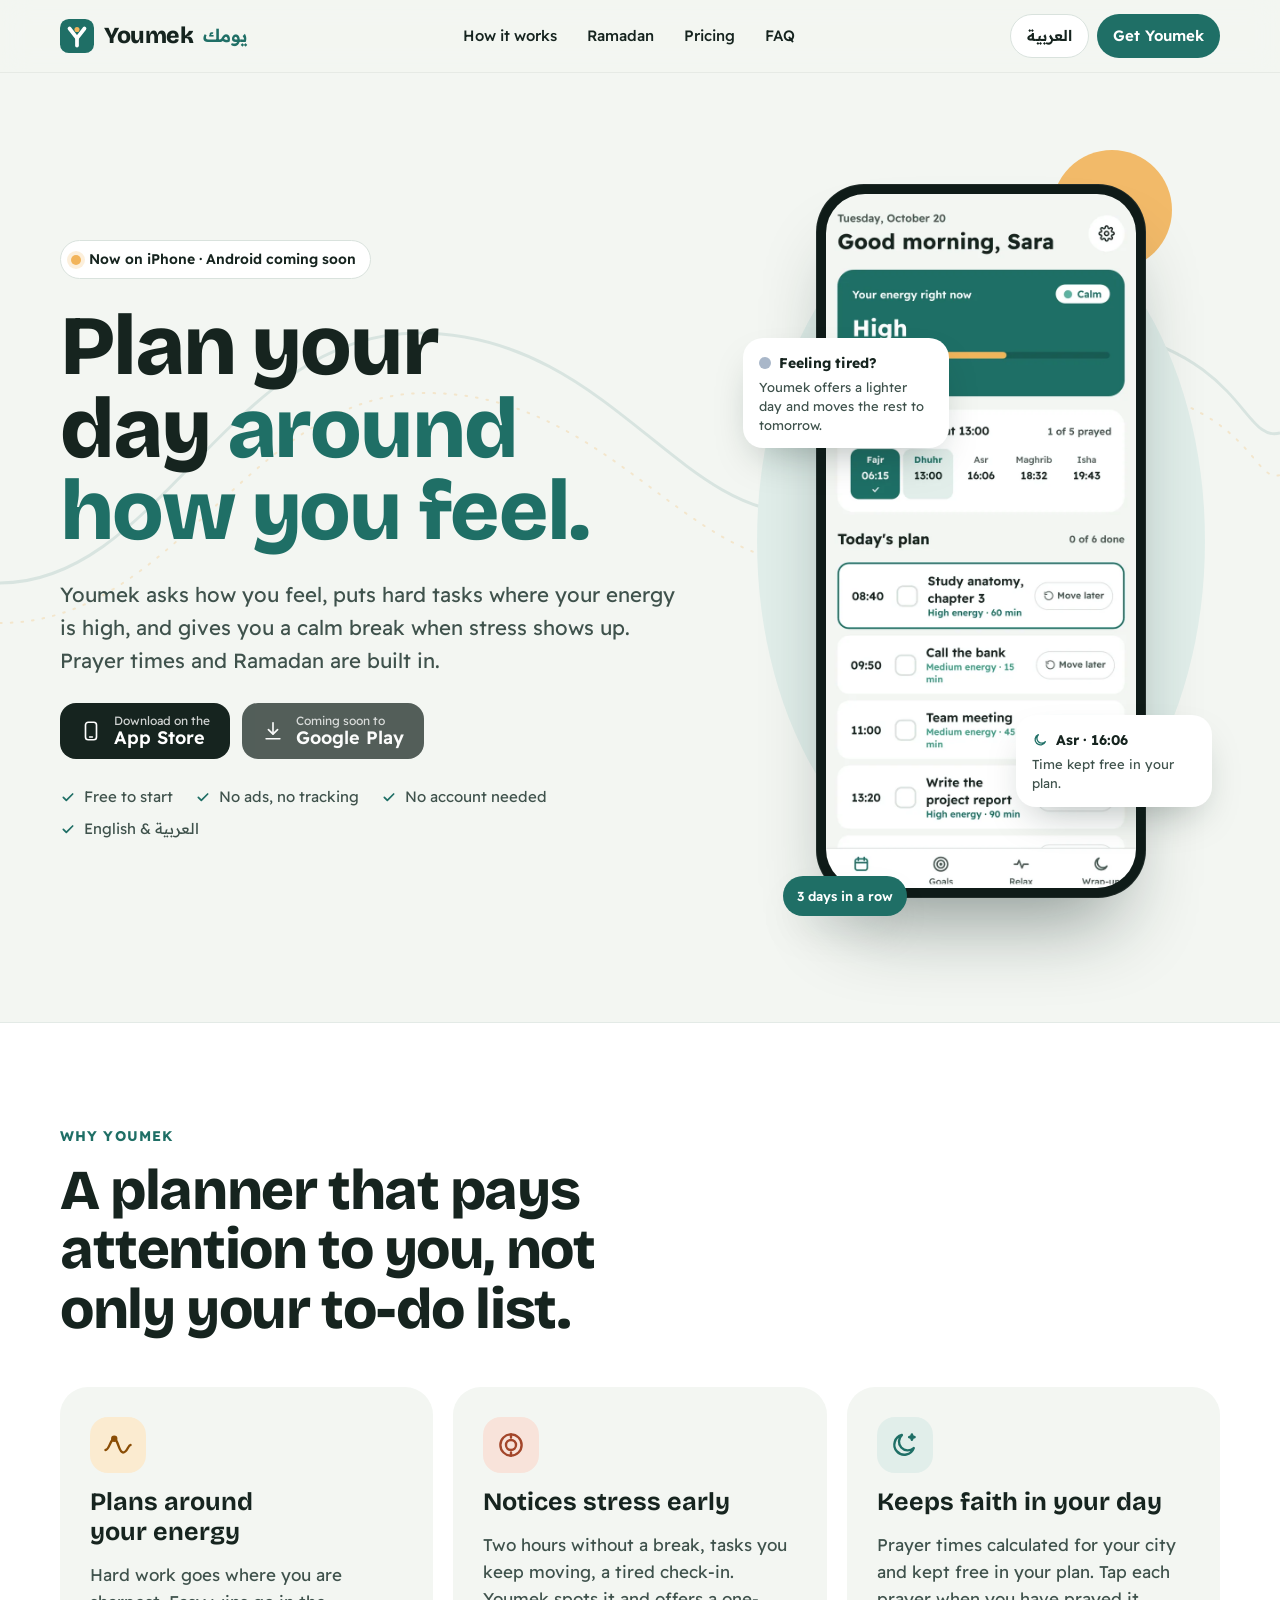
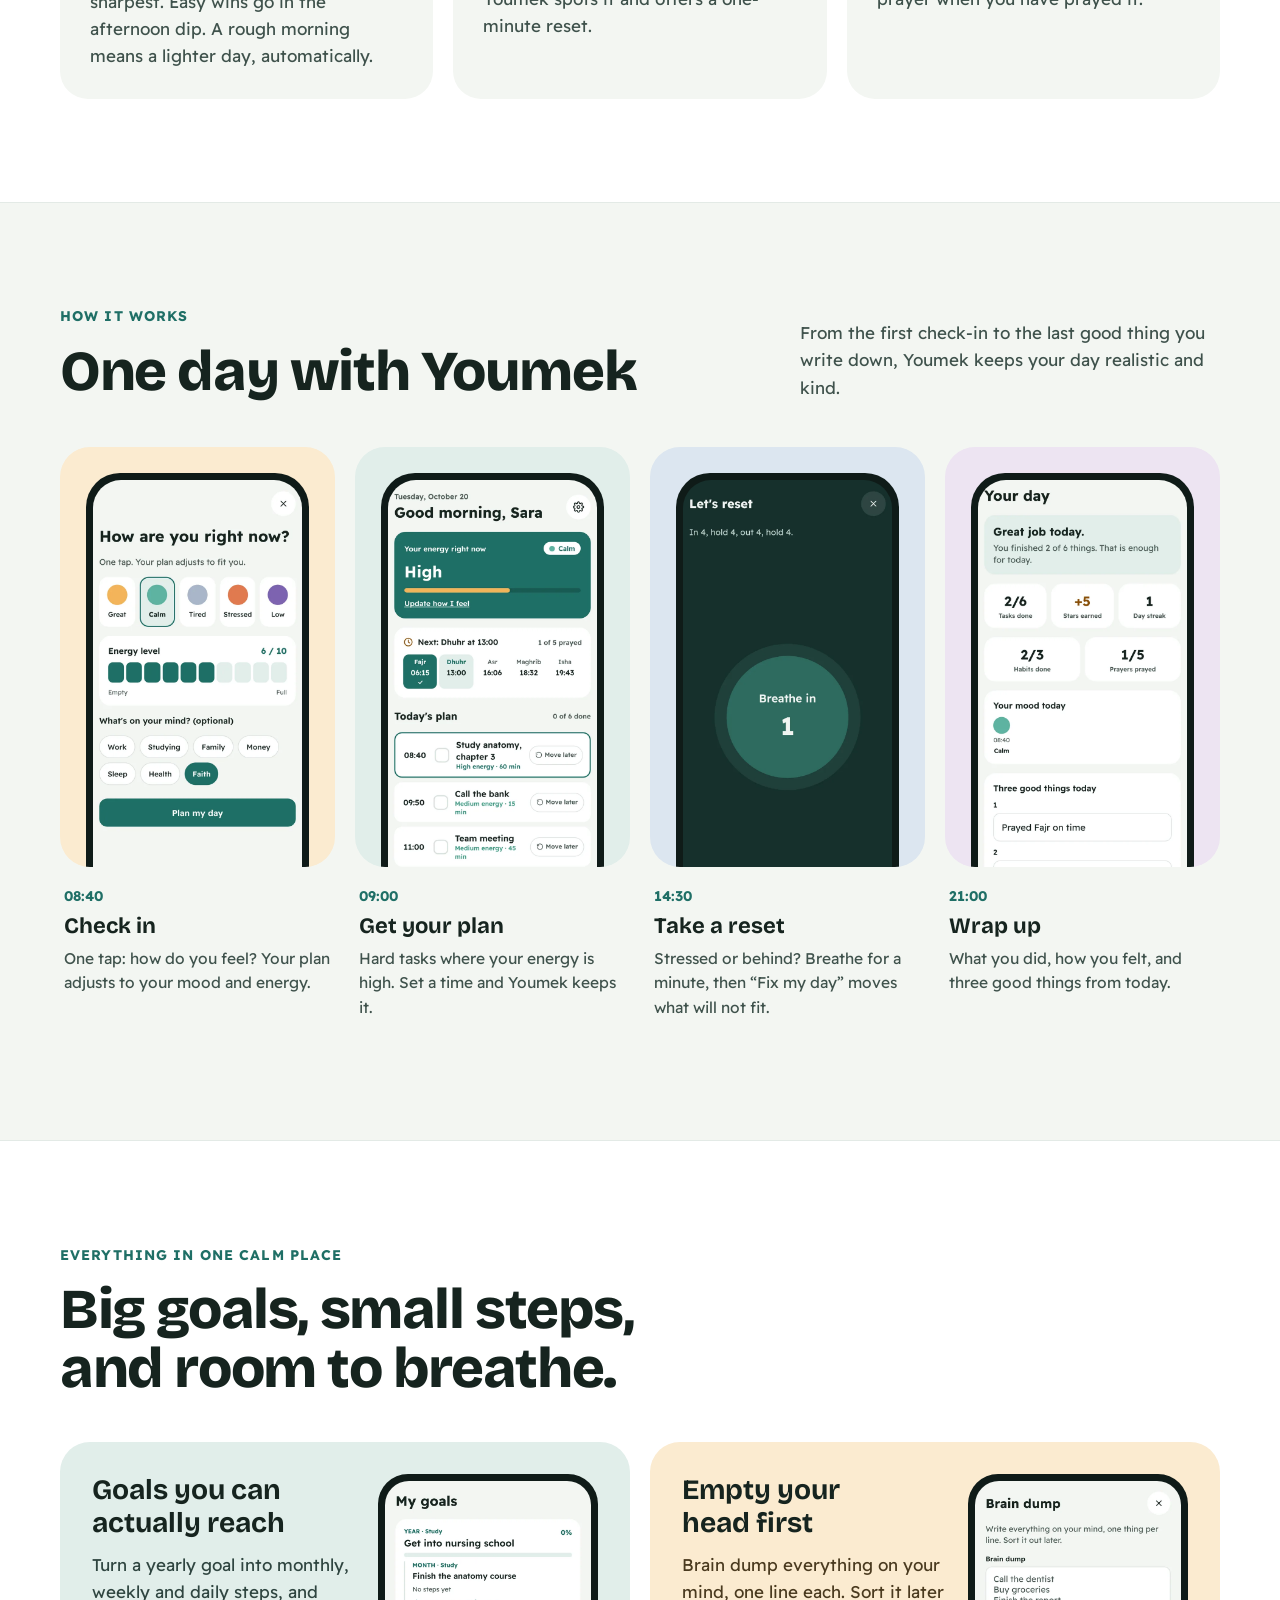
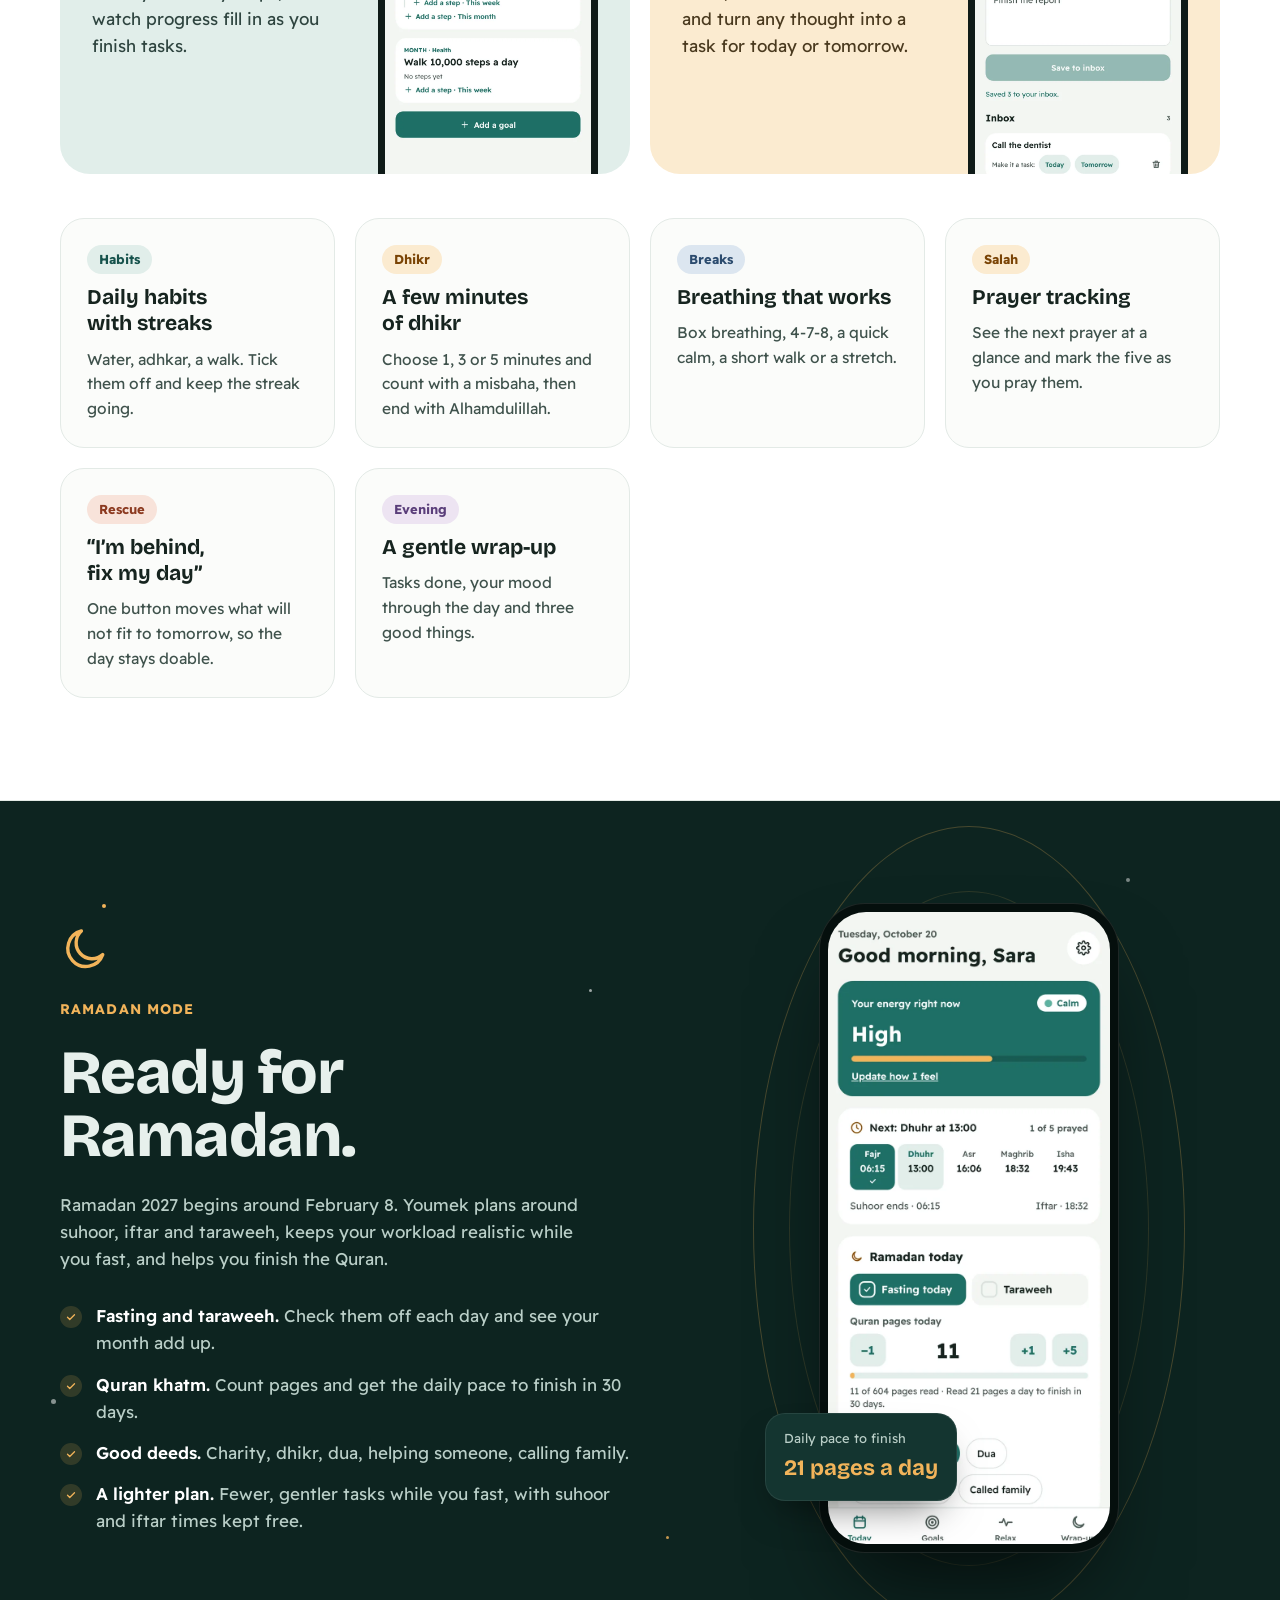
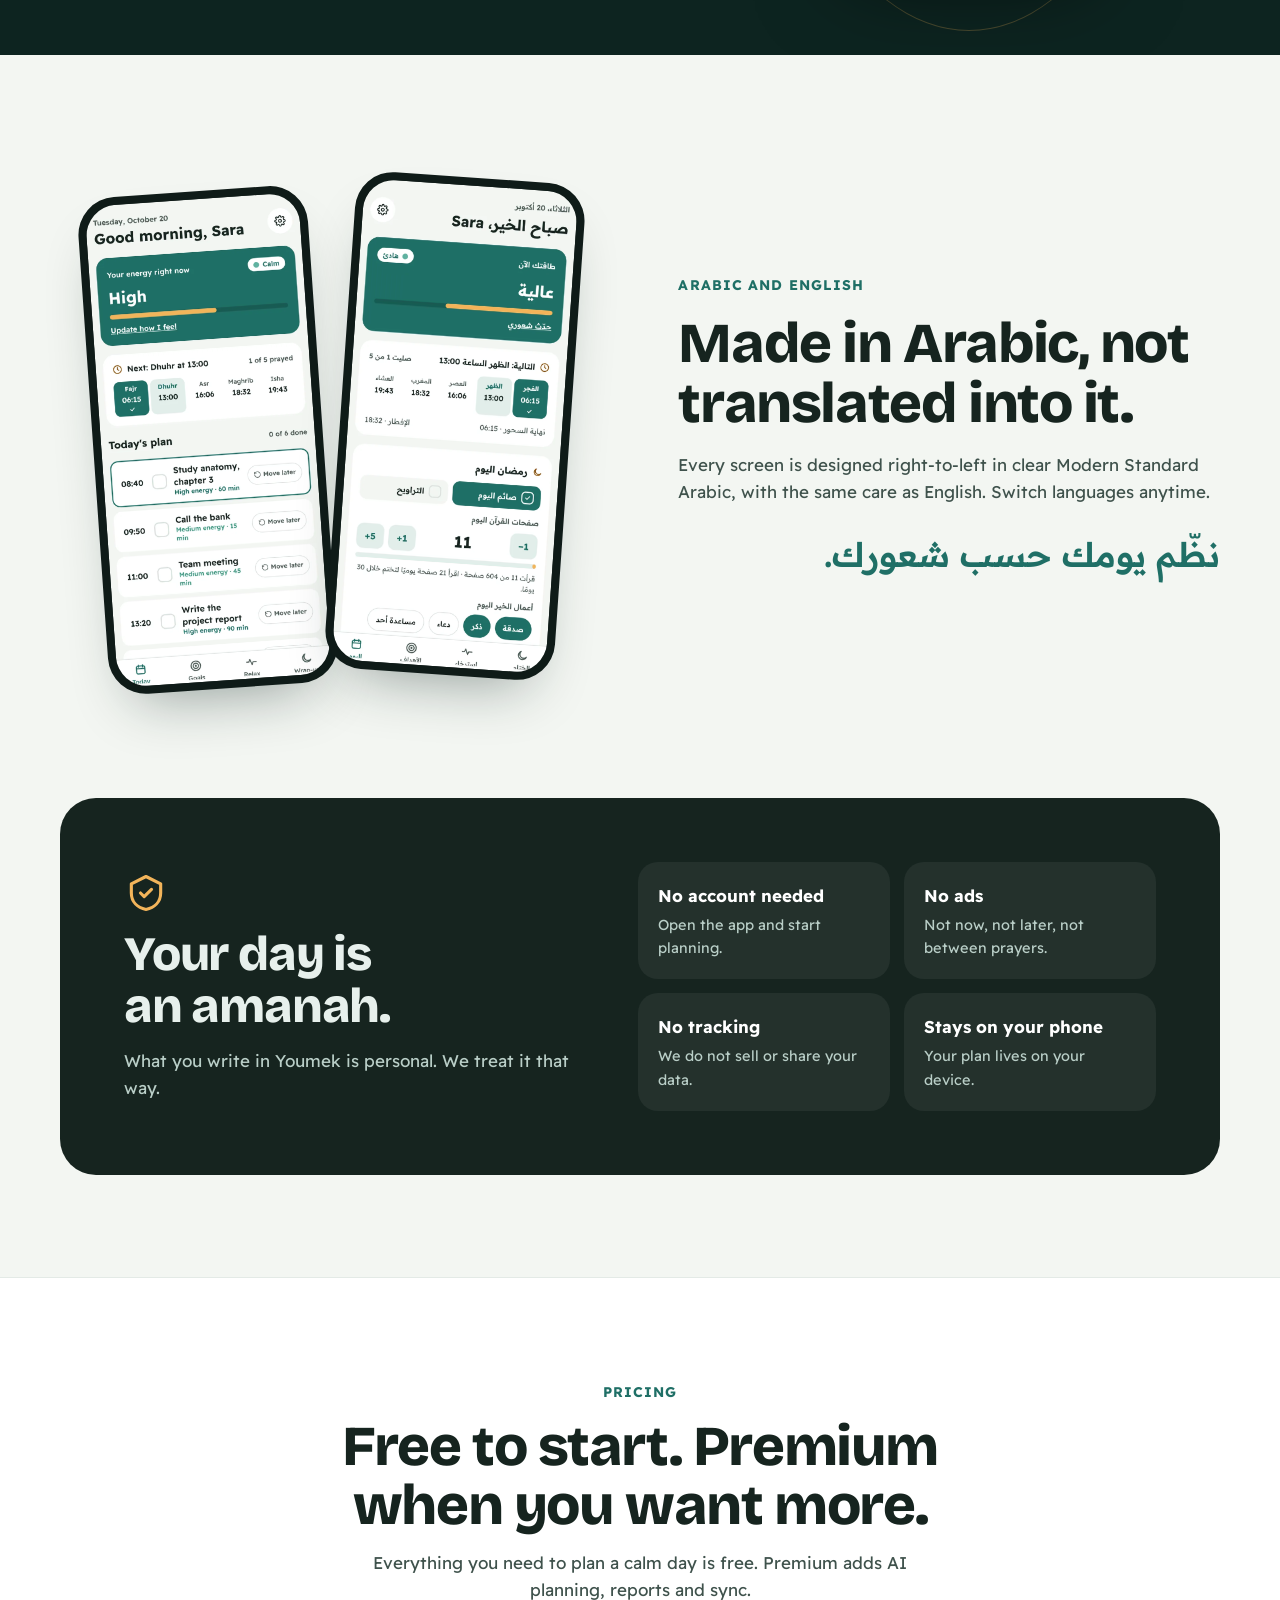
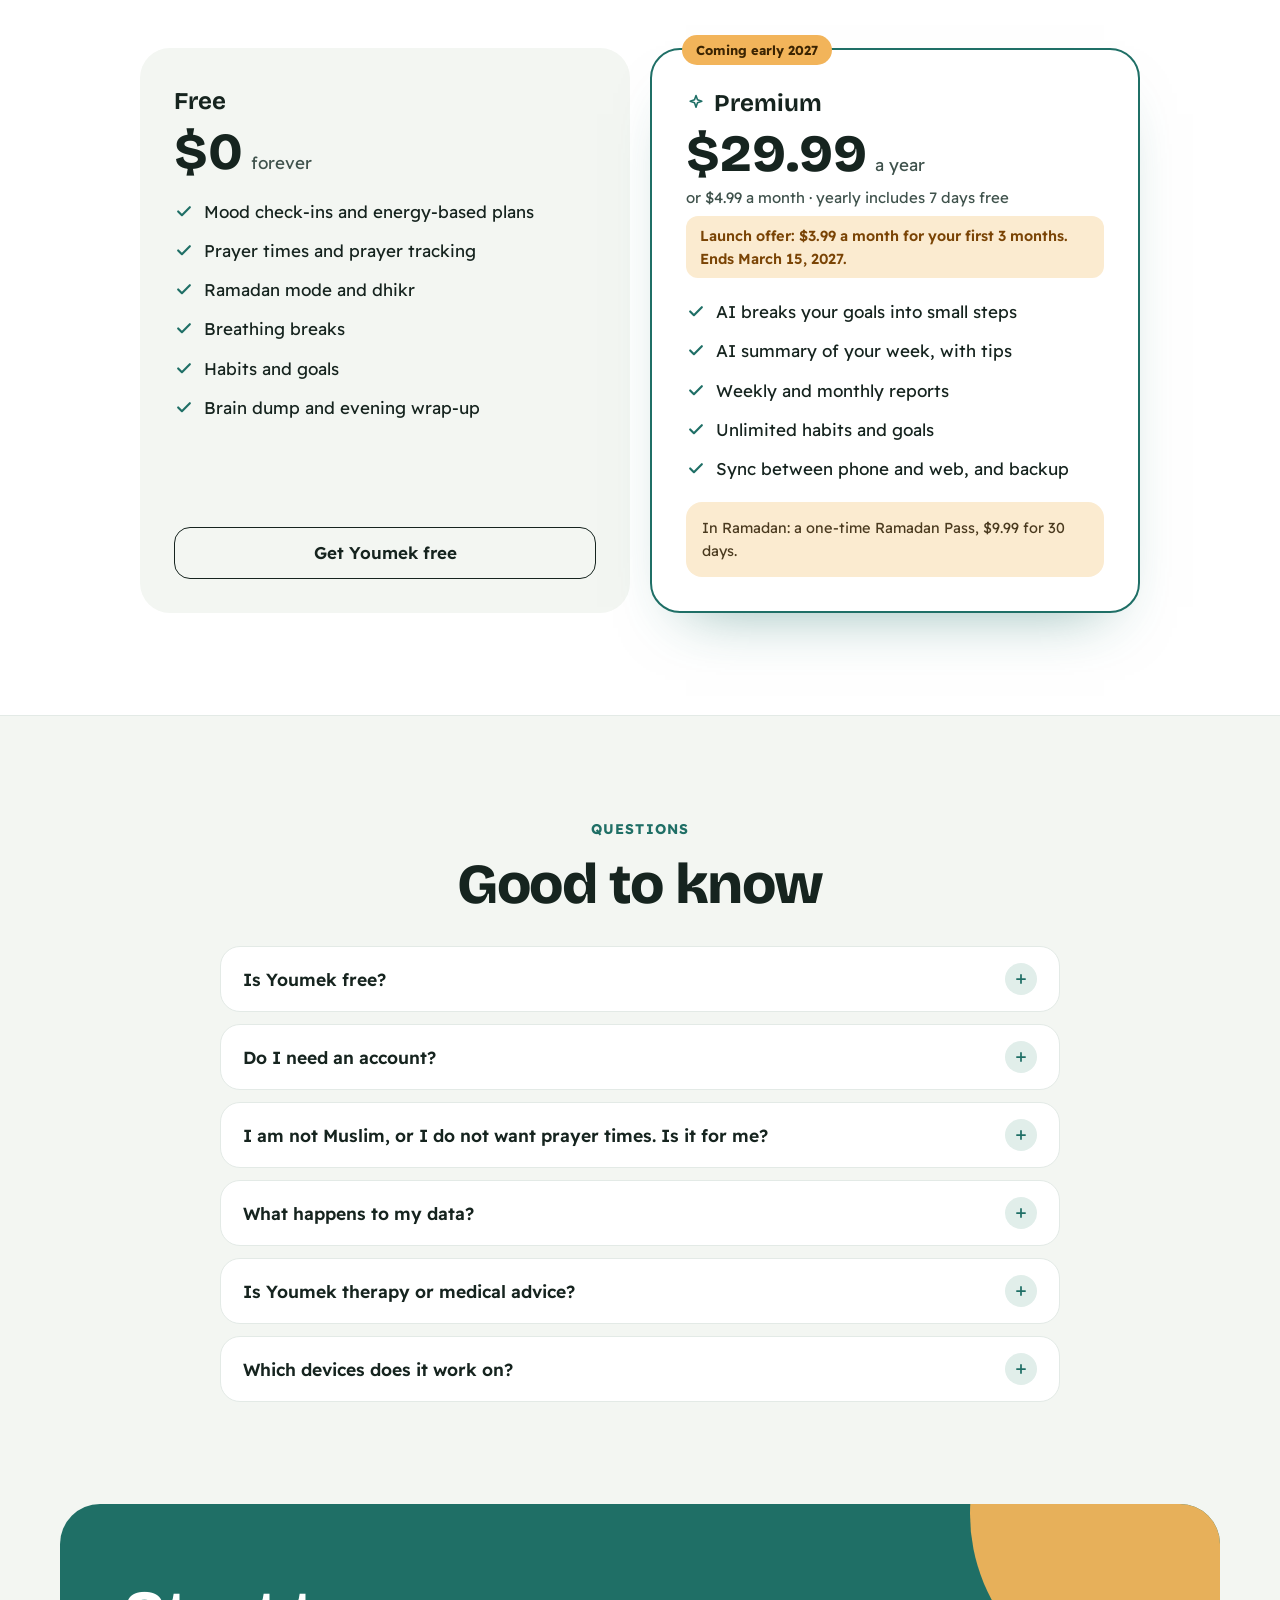
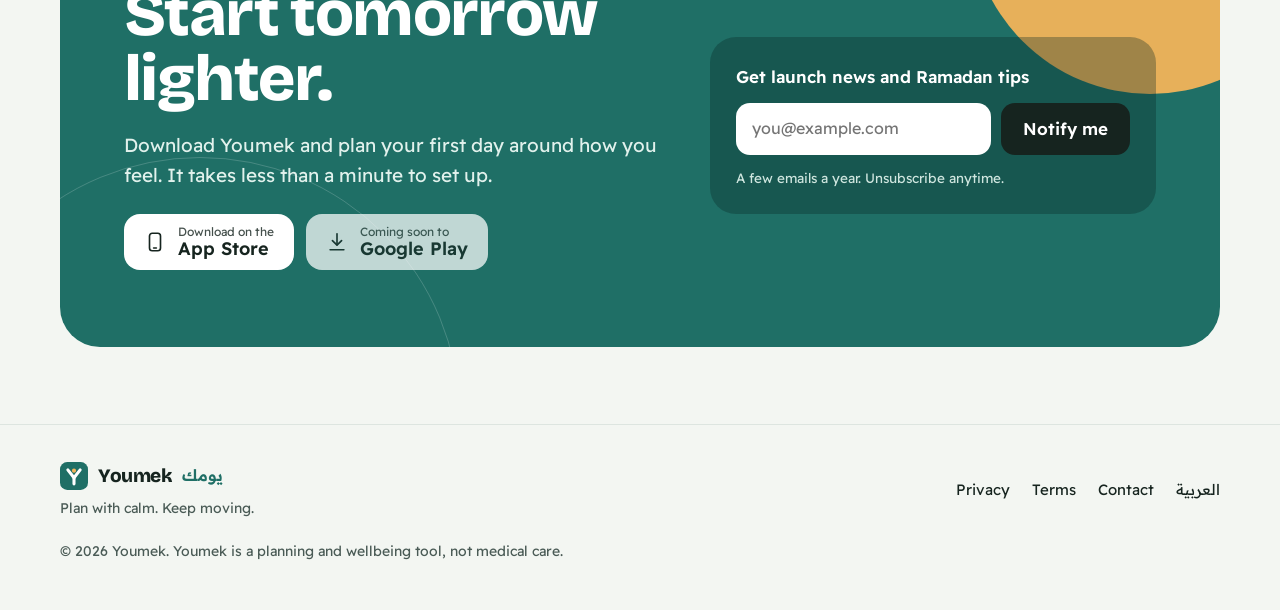
<file: docs/index.html>
<!doctype html>
<html lang="en" dir="ltr" class="no-js">
<head>
<meta charset="utf-8">
<meta name="viewport" content="width=device-width, initial-scale=1, viewport-fit=cover">
<title>Youmek: plan your day around how you feel</title>
<meta name="description" content="Youmek is a calm daily planner that checks in on your mood and energy, plans hard tasks when you are sharp, offers a calm break when stress shows up, and builds prayer times and Ramadan into your day. English and Arabic.">
<link rel="canonical" href="https://youmek.com/">
<link rel="alternate" hreflang="en" href="https://youmek.com/">
<link rel="alternate" hreflang="ar" href="https://youmek.com/ar/">
<link rel="alternate" hreflang="x-default" href="https://youmek.com/">
<meta name="theme-color" content="#1F6F66">
<meta property="og:type" content="website">
<meta property="og:site_name" content="Youmek">
<meta property="og:title" content="Youmek: plan your day around how you feel">
<meta property="og:description" content="Youmek is a calm daily planner that checks in on your mood and energy, plans hard tasks when you are sharp, offers a calm break when stress shows up, and builds prayer times and Ramadan into your day. English and Arabic.">
<meta property="og:url" content="https://youmek.com/">
<meta property="og:image" content="https://youmek.com/images/og-en.png">
<meta property="og:locale" content="en_US">
<meta name="twitter:card" content="summary_large_image">
<meta name="twitter:image" content="https://youmek.com/images/og-en.png">
<link rel="icon" href="favicon.svg" type="image/svg+xml">
<link rel="icon" href="favicon-32.png" sizes="32x32" type="image/png">
<link rel="apple-touch-icon" href="apple-touch-icon.png">
<link rel="preload" href="fonts/readex-pro.woff2" as="font" type="font/woff2" crossorigin>
<link rel="preload" href="fonts/bricolage-800.woff2" as="font" type="font/woff2" crossorigin>
<link rel="stylesheet" href="styles.css">
<link rel="preload" as="image" href="images/app-today.webp">
<script type="application/ld+json">{"@context": "https://schema.org", "@type": "SoftwareApplication", "name": "Youmek", "applicationCategory": "LifestyleApplication", "operatingSystem": "iOS, Android, Web", "description": "Youmek is a calm daily planner that checks in on your mood and energy, plans hard tasks when you are sharp, offers a calm break when stress shows up, and builds prayer times and Ramadan into your day. English and Arabic.", "url": "https://youmek.com/", "inLanguage": "en", "offers": {"@type": "Offer", "price": "0", "priceCurrency": "USD"}}</script>
<script>
  (function(){try{var q=location.search;var p=localStorage.getItem('youmek-lang');
  if(!p&&q.indexOf('lang=en')<0&&/^ar\b/i.test((navigator.languages&&navigator.languages[0])||navigator.language||'')){location.replace('ar/');}}catch(e){}})();
</script>
</head>
<body>
<a class="skip" href="#main">Skip to content</a>

<header class="header">
  <nav class="wrap nav" aria-label="Main">
    <a class="brand" href="#top" aria-label="Youmek"><svg width="34" height="34" viewBox="0 0 100 100" aria-hidden="true"><rect width="100" height="100" rx="26" fill="#1F6F66"/><path d="M28 28 L50 56 L72 28" fill="none" stroke="#fff" stroke-width="11" stroke-linecap="round" stroke-linejoin="round"/><path d="M50 56 V78" fill="none" stroke="#fff" stroke-width="11" stroke-linecap="round"/><circle cx="50" cy="31" r="7.5" fill="#F2B45A"/></svg><span class="brand-en">Youmek</span><span class="brand-ar">يومك</span></a>
    <div class="nav-links"><a href="#how">How it works</a><a href="#ramadan">Ramadan</a><a href="#pricing">Pricing</a><a href="#faq">FAQ</a></div>
    <div class="nav-actions">
      <a class="pill pill-ghost lang-ar" href="ar/" hreflang="ar" lang="ar" data-setlang="ar" aria-label="Read in Arabic">العربية</a>
      <a class="pill pill-solid" href="#download">Get Youmek</a>
    </div>
  </nav>
</header>

<main id="main">
<section class="hero" id="top">
  <svg class="hero-curve" viewBox="0 0 1440 520" preserveAspectRatio="none" aria-hidden="true">
    <path d="M0 400 C 180 400, 260 150, 470 150 S 760 330, 900 330 S 1120 120, 1260 150 S 1400 260, 1440 250" fill="none" stroke="#1F6F66" stroke-opacity="0.13" stroke-width="3"/>
    <path d="M0 440 C 200 440, 280 210, 480 210 S 770 380, 910 380 S 1130 180, 1270 205 S 1410 300, 1440 292" fill="none" stroke="#F2B45A" stroke-opacity="0.25" stroke-width="2" stroke-dasharray="2 10" stroke-linecap="round"/>
  </svg>
  <div class="wrap hero-grid">
    <div class="hero-copy">
      <span class="badge"><span class="badge-dot" aria-hidden="true"></span>Now on iPhone · Android coming soon</span>
      <h1 class="h1">Plan your day <em>around how you feel.</em></h1>
      <p class="hero-sub">Youmek asks how you feel, puts hard tasks where your energy is high, and gives you a calm break when stress shows up. Prayer times and Ramadan are built in.</p>
      <div class="cta-row" id="download">
        <a class="store" href="#download" data-store="appStore" data-soon="Coming soon to" aria-label="Download on the App Store"><svg class="icon" viewBox="0 0 24 24" aria-hidden="true" fill="none" stroke="currentColor" stroke-width="1.8" stroke-linecap="round" stroke-linejoin="round"><rect x="6" y="2.5" width="12" height="19" rx="3"/><path d="M10.5 18.5h3"/></svg><span class="store-text"><span class="store-small">Download on the</span><span class="store-big">App Store</span></span></a><a class="store" href="#download" data-store="googlePlay" data-soon="Coming soon to" aria-label="Get it on Google Play"><svg class="icon" viewBox="0 0 24 24" aria-hidden="true" fill="none" stroke="currentColor" stroke-width="1.8" stroke-linecap="round" stroke-linejoin="round"><path d="M12 3v12"/><path d="M7 10.5l5 5 5-5"/><path d="M4.5 20.5h15"/></svg><span class="store-text"><span class="store-small">Get it on</span><span class="store-big">Google Play</span></span></a>
        <a class="web-link" href="#" data-webapp><svg class="icon" viewBox="0 0 24 24" aria-hidden="true" fill="none" stroke="currentColor" stroke-width="1.8" stroke-linecap="round" stroke-linejoin="round"><circle cx="12" cy="12" r="9"/><path d="M3 12h18M12 3c2.6 2.6 3.8 5.6 3.8 9s-1.2 6.4-3.8 9c-2.6-2.6-3.8-5.6-3.8-9S9.4 5.6 12 3z"/></svg><span>Use it on the web</span></a>
      </div>
      <ul class="trust"><li><svg class="icon" viewBox="0 0 24 24" aria-hidden="true" fill="none" stroke="currentColor" stroke-width="2.6" stroke-linecap="round" stroke-linejoin="round"><path d="M5 12.5l4.5 4.5L19 7.5"/></svg>Free to start</li><li><svg class="icon" viewBox="0 0 24 24" aria-hidden="true" fill="none" stroke="currentColor" stroke-width="2.6" stroke-linecap="round" stroke-linejoin="round"><path d="M5 12.5l4.5 4.5L19 7.5"/></svg>No ads, no tracking</li><li><svg class="icon" viewBox="0 0 24 24" aria-hidden="true" fill="none" stroke="currentColor" stroke-width="2.6" stroke-linecap="round" stroke-linejoin="round"><path d="M5 12.5l4.5 4.5L19 7.5"/></svg>No account needed</li><li><svg class="icon" viewBox="0 0 24 24" aria-hidden="true" fill="none" stroke="currentColor" stroke-width="2.6" stroke-linecap="round" stroke-linejoin="round"><path d="M5 12.5l4.5 4.5L19 7.5"/></svg>English &amp; العربية</li></ul>
    </div>
    <div class="hero-art">
      <div class="phone-stage">
        <div class="blob" aria-hidden="true"></div>
        <div class="sun" aria-hidden="true"></div>
        <div class="phone"><img src="images/app-today.webp" alt="Youmek Today screen: energy is high, next prayer Dhuhr at 13:00, and a plan for the day." width="720" height="1558" fetchpriority="high"></div>
        <div class="float float-1"><b><span class="mood-dot" aria-hidden="true"></span>Feeling tired?</b><span>Youmek offers a lighter day and moves the rest to tomorrow.</span></div>
        <div class="float float-2"><b><svg class="icon" viewBox="0 0 24 24" aria-hidden="true" fill="none" stroke="currentColor" stroke-width="2" stroke-linecap="round" stroke-linejoin="round"><path d="M20 14.5A8 8 0 1 1 9.5 4a6.5 6.5 0 0 0 10.5 10.5z"/></svg>Asr · 16:06</b><span>Time kept free in your plan.</span></div>
        <div class="float-3 float" aria-hidden="true">3 days in a row</div>
      </div>
    </div>
  </div>
</section>

<section class="section white" aria-labelledby="p-title">
  <div class="wrap stack" style="gap:48px">
    <div class="stack" style="max-width:760px"><span class="eyebrow">Why Youmek</span><h2 id="p-title" class="h2">A planner that pays attention to you, not only your to-do list.</h2></div>
    <div class="cards-3"><article class="pillar reveal"><div class="tile" style="background:#FBEBD0;color:#8A4D05"><svg class="icon" viewBox="0 0 24 24" aria-hidden="true" fill="none" stroke="currentColor" stroke-width="1.9" stroke-linecap="round" stroke-linejoin="round"><path d="M2 16c3 0 4-9 7-9s3.5 11 7 11 4-6 6-6"/><circle cx="9" cy="7" r="1.6" fill="currentColor"/></svg></div><h3>Plans around your energy</h3><p>Hard work goes where you are sharpest. Easy wins go in the afternoon dip. A rough morning means a lighter day, automatically.</p></article><article class="pillar reveal"><div class="tile" style="background:#F8E3DA;color:#A3462A"><svg class="icon" viewBox="0 0 24 24" aria-hidden="true" fill="none" stroke="currentColor" stroke-width="1.9" stroke-linecap="round" stroke-linejoin="round"><circle cx="12" cy="12" r="8.5"/><circle cx="12" cy="12" r="4"/><path d="M12 3.5V6M12 18v2.5"/></svg></div><h3>Notices stress early</h3><p>Two hours without a break, tasks you keep moving, a tired check-in. Youmek spots it and offers a one-minute reset.</p></article><article class="pillar reveal"><div class="tile" style="background:#E1EEEA;color:#1F6F66"><svg class="icon" viewBox="0 0 24 24" aria-hidden="true" fill="none" stroke="currentColor" stroke-width="1.9" stroke-linecap="round" stroke-linejoin="round"><path d="M19 14.5A8 8 0 1 1 9.5 4a6.5 6.5 0 0 0 9.5 10.5z"/><path d="M17.5 3.5l.6 1.6 1.6.6-1.6.6-.6 1.6-.6-1.6-1.6-.6 1.6-.6z"/></svg></div><h3>Keeps faith in your day</h3><p>Prayer times calculated for your city and kept free in your plan. Tap each prayer when you have prayed it.</p></article></div>
  </div>
</section>

<section class="section" id="how" aria-labelledby="d-title">
  <div class="wrap stack" style="gap:40px">
    <div class="head-row">
      <div class="stack" style="max-width:640px"><span class="eyebrow">How it works</span><h2 id="d-title" class="h2">One day with Youmek</h2></div>
      <p class="lead">From the first check-in to the last good thing you write down, Youmek keeps your day realistic and kind.</p>
    </div>
    <div class="steps" tabindex="0" aria-label="One day with Youmek"><article class="step"><div class="step-art" style="background:#FBEBD0"><div class="step-phone"><img src="images/app-checkin.webp" alt="Mood check-in with five moods and an energy level." loading="lazy" width="720" height="1558"></div></div><div class="step-body"><span class="step-time">08:40</span><h3>Check in</h3><p>One tap: how do you feel? Your plan adjusts to your mood and energy.</p></div></article><article class="step"><div class="step-art" style="background:#E1EEEA"><div class="step-phone"><img src="images/app-today.webp" alt="Today plan with tasks placed by energy and prayer times." loading="lazy" width="720" height="1558"></div></div><div class="step-body"><span class="step-time">09:00</span><h3>Get your plan</h3><p>Hard tasks where your energy is high. Set a time and Youmek keeps it.</p></div></article><article class="step"><div class="step-art" style="background:#DCE6F0"><div class="step-phone"><img src="images/app-break.webp" alt="A breathing exercise saying Breathe in." loading="lazy" width="720" height="1558"></div></div><div class="step-body"><span class="step-time">14:30</span><h3>Take a reset</h3><p>Stressed or behind? Breathe for a minute, then “Fix my day” moves what will not fit.</p></div></article><article class="step"><div class="step-art" style="background:#EDE4F2"><div class="step-phone"><img src="images/app-wrapup.webp" alt="Evening wrap-up with tasks done, habits and three good things." loading="lazy" width="720" height="1558"></div></div><div class="step-body"><span class="step-time">21:00</span><h3>Wrap up</h3><p>What you did, how you felt, and three good things from today.</p></div></article></div>
    <p class="swipe-hint" aria-hidden="true">Swipe to see the whole day →</p>
  </div>
</section>

<section class="section white" aria-labelledby="f-title">
  <div class="wrap stack" style="gap:44px">
    <div class="stack" style="max-width:760px"><span class="eyebrow">Everything in one calm place</span><h2 id="f-title" class="h2">Big goals, small steps, and room to breathe.</h2></div>
    <div class="bento">
      <article class="bento-big reveal" style="background:#E1EEEA">
        <div class="bento-text"><h3>Goals you can actually reach</h3><p style="color:#2F4540">Turn a yearly goal into monthly, weekly and daily steps, and watch progress fill in as you finish tasks.</p></div>
        <div class="bento-phone"><img src="images/app-goals.webp" alt="Goals ladder from a yearly goal down to weekly steps." loading="lazy" width="720" height="1558"></div>
      </article>
      <article class="bento-big reveal" style="background:#FBEBD0">
        <div class="bento-text"><h3>Empty your head first</h3><p style="color:#4A3A1F">Brain dump everything on your mind, one line each. Sort it later and turn any thought into a task for today or tomorrow.</p></div>
        <div class="bento-phone"><img src="images/app-dump.webp" alt="Brain dump with an inbox of thoughts to turn into tasks." loading="lazy" width="720" height="1558"></div>
      </article>
    </div>
    <div class="feats"><article class="feat reveal"><span class="tag" style="background:#E1EEEA;color:#16524C">Habits</span><h3>Daily habits with streaks</h3><p>Water, adhkar, a walk. Tick them off and keep the streak going.</p></article><article class="feat reveal"><span class="tag" style="background:#FBEBD0;color:#7A4405">Dhikr</span><h3>A few minutes of dhikr</h3><p>Choose 1, 3 or 5 minutes and count with a misbaha, then end with Alhamdulillah.</p></article><article class="feat reveal"><span class="tag" style="background:#DCE6F0;color:#2B4B6E">Breaks</span><h3>Breathing that works</h3><p>Box breathing, 4-7-8, a quick calm, a short walk or a stretch.</p></article><article class="feat reveal"><span class="tag" style="background:#FBEBD0;color:#7A4405">Salah</span><h3>Prayer tracking</h3><p>See the next prayer at a glance and mark the five as you pray them.</p></article><article class="feat reveal"><span class="tag" style="background:#F8E3DA;color:#8C3A20">Rescue</span><h3>“I’m behind, fix my day”</h3><p>One button moves what will not fit to tomorrow, so the day stays doable.</p></article><article class="feat reveal"><span class="tag" style="background:#EDE4F2;color:#5A3E7A">Evening</span><h3>A gentle wrap-up</h3><p>Tasks done, your mood through the day and three good things.</p></article></div>
  </div>
</section>

<section class="ramadan" id="ramadan" aria-labelledby="r-title">
  <span class="star" aria-hidden="true" style="width:4px;height:4px;background:#F2B45A;opacity:1;top:12%;inset-inline-start:8%"></span><span class="star" aria-hidden="true" style="width:3px;height:3px;background:#fff;opacity:0.6;top:22%;inset-inline-start:46%"></span><span class="star" aria-hidden="true" style="width:5px;height:5px;background:#fff;opacity:0.5;top:70%;inset-inline-start:4%"></span><span class="star" aria-hidden="true" style="width:3px;height:3px;background:#F2B45A;opacity:0.8;top:86%;inset-inline-start:52%"></span><span class="star" aria-hidden="true" style="width:4px;height:4px;background:#fff;opacity:0.45;top:9%;inset-inline-start:88%"></span><span class="star" aria-hidden="true" style="width:3px;height:3px;background:#fff;opacity:0.5;top:40%;inset-inline-start:70%"></span>
  <div class="wrap ram-grid">
    <div class="ram-copy">
      <span style="font-size:54px;color:#F2B45A;display:flex"><svg class="icon" viewBox="0 0 24 24" aria-hidden="true" fill="none" stroke="currentColor" stroke-width="1.5" stroke-linecap="round" stroke-linejoin="round"><path d="M19 14.5A8 8 0 1 1 9.5 4a6.5 6.5 0 0 0 9.5 10.5z"/></svg></span>
      <span class="eyebrow">Ramadan mode</span>
      <h2 id="r-title" class="h2">Ready for Ramadan.</h2>
      <p class="lead">Ramadan 2027 begins around February 8. Youmek plans around suhoor, iftar and taraweeh, keeps your workload realistic while you fast, and helps you finish the Quran.</p>
      <ul class="ram-list"><li><span class="ram-check"><svg class="icon" viewBox="0 0 24 24" aria-hidden="true" fill="none" stroke="currentColor" stroke-width="2.6" stroke-linecap="round" stroke-linejoin="round"><path d="M5 12.5l4.5 4.5L19 7.5"/></svg></span><span><strong>Fasting and taraweeh.</strong> <span class="d">Check them off each day and see your month add up.</span></span></li><li><span class="ram-check"><svg class="icon" viewBox="0 0 24 24" aria-hidden="true" fill="none" stroke="currentColor" stroke-width="2.6" stroke-linecap="round" stroke-linejoin="round"><path d="M5 12.5l4.5 4.5L19 7.5"/></svg></span><span><strong>Quran khatm.</strong> <span class="d">Count pages and get the daily pace to finish in 30 days.</span></span></li><li><span class="ram-check"><svg class="icon" viewBox="0 0 24 24" aria-hidden="true" fill="none" stroke="currentColor" stroke-width="2.6" stroke-linecap="round" stroke-linejoin="round"><path d="M5 12.5l4.5 4.5L19 7.5"/></svg></span><span><strong>Good deeds.</strong> <span class="d">Charity, dhikr, dua, helping someone, calling family.</span></span></li><li><span class="ram-check"><svg class="icon" viewBox="0 0 24 24" aria-hidden="true" fill="none" stroke="currentColor" stroke-width="2.6" stroke-linecap="round" stroke-linejoin="round"><path d="M5 12.5l4.5 4.5L19 7.5"/></svg></span><span><strong>A lighter plan.</strong> <span class="d">Fewer, gentler tasks while you fast, with suhoor and iftar times kept free.</span></span></li></ul>
    </div>
    <div class="ram-art">
      <div class="ram-stage reveal">
        <div class="orbit" aria-hidden="true" style="inset:-12% -22%"></div>
        <div class="orbit" aria-hidden="true" style="inset:-2% -10%;border-color:rgba(242,180,90,.14)"></div>
        <div class="ram-phone"><img src="images/app-ramadan.webp" alt="Ramadan card: fasting today, 11 Quran pages read, and good deeds." loading="lazy" width="720" height="1558"></div>
        <div class="ram-float"><span>Daily pace to finish</span><b>21 pages a day</b></div>
      </div>
    </div>
  </div>
</section>

<section class="section" aria-labelledby="l-title">
  <div class="wrap lang-grid">
    <div class="lang-phones">
      <div class="lang-phone tilt-a"><img src="images/app-today.webp" alt="Youmek in English." loading="lazy" width="720" height="1558"></div>
      <div class="lang-phone tilt-b"><img src="images/app-today-ar.webp" alt="Youmek in Arabic." loading="lazy" width="720" height="1558"></div>
    </div>
    <div class="lang-copy">
      <span class="eyebrow">Arabic and English</span>
      <h2 id="l-title" class="h2">Made in Arabic, not translated into it.</h2>
      <p class="lead">Every screen is designed right-to-left in clear Modern Standard Arabic, with the same care as English. Switch languages anytime.</p>
      <p class="ar-line" lang="ar" dir="rtl">نظّم يومك حسب شعورك.</p>
    </div>
  </div>
</section>

<section aria-labelledby="a-title" style="padding-bottom:clamp(64px,8vw,112px)">
  <div class="wrap">
    <div class="amanah reveal">
      <div class="amanah-copy"><svg class="icon" viewBox="0 0 24 24" aria-hidden="true" fill="none" stroke="currentColor" stroke-width="1.7" stroke-linecap="round" stroke-linejoin="round"><path d="M12 3l8 4v5c0 5-3.5 8-8 9-4.5-1-8-4-8-9V7z"/><path d="M9 12l2 2 4-4"/></svg><h2 id="a-title">Your day is an amanah.</h2><p>What you write in Youmek is personal. We treat it that way.</p></div>
      <ul class="amanah-list"><li><strong>No account needed</strong><span>Open the app and start planning.</span></li><li><strong>No ads</strong><span>Not now, not later, not between prayers.</span></li><li><strong>No tracking</strong><span>We do not sell or share your data.</span></li><li><strong>Stays on your phone</strong><span>Your plan lives on your device.</span></li></ul>
    </div>
  </div>
</section>

<section class="section white" id="pricing" aria-labelledby="pr-title">
  <div class="wrap mid stack" style="gap:44px">
    <div class="stack center"><span class="eyebrow">Pricing</span><h2 id="pr-title" class="h2">Free to start. Premium when you want more.</h2><p class="lead" style="max-width:36em">Everything you need to plan a calm day is free. Premium adds AI planning, reports and sync.</p></div>
    <div class="plans">
      <div class="plan plan-free reveal">
        <div class="stack" style="gap:6px"><h3>Free</h3><p class="price"><b>$0</b><span>forever</span></p></div>
        <ul class="plan-list"><li><svg class="icon" viewBox="0 0 24 24" aria-hidden="true" fill="none" stroke="currentColor" stroke-width="2.6" stroke-linecap="round" stroke-linejoin="round"><path d="M5 12.5l4.5 4.5L19 7.5"/></svg><span>Mood check-ins and energy-based plans</span></li><li><svg class="icon" viewBox="0 0 24 24" aria-hidden="true" fill="none" stroke="currentColor" stroke-width="2.6" stroke-linecap="round" stroke-linejoin="round"><path d="M5 12.5l4.5 4.5L19 7.5"/></svg><span>Prayer times and prayer tracking</span></li><li><svg class="icon" viewBox="0 0 24 24" aria-hidden="true" fill="none" stroke="currentColor" stroke-width="2.6" stroke-linecap="round" stroke-linejoin="round"><path d="M5 12.5l4.5 4.5L19 7.5"/></svg><span>Ramadan mode and dhikr</span></li><li><svg class="icon" viewBox="0 0 24 24" aria-hidden="true" fill="none" stroke="currentColor" stroke-width="2.6" stroke-linecap="round" stroke-linejoin="round"><path d="M5 12.5l4.5 4.5L19 7.5"/></svg><span>Breathing breaks</span></li><li><svg class="icon" viewBox="0 0 24 24" aria-hidden="true" fill="none" stroke="currentColor" stroke-width="2.6" stroke-linecap="round" stroke-linejoin="round"><path d="M5 12.5l4.5 4.5L19 7.5"/></svg><span>Habits and goals</span></li><li><svg class="icon" viewBox="0 0 24 24" aria-hidden="true" fill="none" stroke="currentColor" stroke-width="2.6" stroke-linecap="round" stroke-linejoin="round"><path d="M5 12.5l4.5 4.5L19 7.5"/></svg><span>Brain dump and evening wrap-up</span></li></ul>
        <a class="btn-outline" href="#download">Get Youmek free</a>
      </div>
      <div class="plan plan-prem reveal">
        <span class="plan-badge">Coming early 2027</span>
        <div class="stack" style="gap:6px">
          <h3><svg class="icon" viewBox="0 0 24 24" aria-hidden="true" fill="none" stroke="currentColor" stroke-width="1.9" stroke-linecap="round" stroke-linejoin="round"><path d="M12 3l1.8 5.2L19 10l-5.2 1.8L12 17l-1.8-5.2L5 10l5.2-1.8z"/></svg>Premium</h3>
          <p class="price"><b>$29.99</b><span>a year</span></p>
          <p class="plan-alt">or $4.99 a month · yearly includes 7 days free</p>
          <p class="offer">Launch offer: $3.99 a month for your first 3 months. Ends March 15, 2027.</p>
        </div>
        <ul class="plan-list"><li><svg class="icon" viewBox="0 0 24 24" aria-hidden="true" fill="none" stroke="currentColor" stroke-width="2.6" stroke-linecap="round" stroke-linejoin="round"><path d="M5 12.5l4.5 4.5L19 7.5"/></svg><span>AI breaks your goals into small steps</span></li><li><svg class="icon" viewBox="0 0 24 24" aria-hidden="true" fill="none" stroke="currentColor" stroke-width="2.6" stroke-linecap="round" stroke-linejoin="round"><path d="M5 12.5l4.5 4.5L19 7.5"/></svg><span>AI summary of your week, with tips</span></li><li><svg class="icon" viewBox="0 0 24 24" aria-hidden="true" fill="none" stroke="currentColor" stroke-width="2.6" stroke-linecap="round" stroke-linejoin="round"><path d="M5 12.5l4.5 4.5L19 7.5"/></svg><span>Weekly and monthly reports</span></li><li><svg class="icon" viewBox="0 0 24 24" aria-hidden="true" fill="none" stroke="currentColor" stroke-width="2.6" stroke-linecap="round" stroke-linejoin="round"><path d="M5 12.5l4.5 4.5L19 7.5"/></svg><span>Unlimited habits and goals</span></li><li><svg class="icon" viewBox="0 0 24 24" aria-hidden="true" fill="none" stroke="currentColor" stroke-width="2.6" stroke-linecap="round" stroke-linejoin="round"><path d="M5 12.5l4.5 4.5L19 7.5"/></svg><span>Sync between phone and web, and backup</span></li></ul>
        <p class="note">In Ramadan: a one-time Ramadan Pass, $9.99 for 30 days.</p>
      </div>
    </div>
  </div>
</section>



<section class="section" id="faq" aria-labelledby="faq-title">
  <div class="wrap narrow stack" style="gap:32px">
    <div class="stack center"><span class="eyebrow">Questions</span><h2 id="faq-title" class="h2">Good to know</h2></div>
    <div class="faq"><details><summary>Is Youmek free?<span class="plus"><svg class="icon" viewBox="0 0 24 24" aria-hidden="true" fill="none" stroke="currentColor" stroke-width="3" stroke-linecap="round" stroke-linejoin="round"><path d="M12 5v14M5 12h14"/></svg></span></summary><p>Yes. Download it and use the planner, check-ins, breaks, prayer times, Ramadan mode, dhikr, habits and goals for free. Premium, coming early 2027, adds AI planning, reports and sync.</p></details><details><summary>Do I need an account?<span class="plus"><svg class="icon" viewBox="0 0 24 24" aria-hidden="true" fill="none" stroke="currentColor" stroke-width="3" stroke-linecap="round" stroke-linejoin="round"><path d="M12 5v14M5 12h14"/></svg></span></summary><p>No. Open the app and start. Your plan is saved on your phone.</p></details><details><summary>I am not Muslim, or I do not want prayer times. Is it for me?<span class="plus"><svg class="icon" viewBox="0 0 24 24" aria-hidden="true" fill="none" stroke="currentColor" stroke-width="3" stroke-linecap="round" stroke-linejoin="round"><path d="M12 5v14M5 12h14"/></svg></span></summary><p>Yes. Turn prayer times off when you set up the app, or anytime in Settings. Everything else works the same.</p></details><details><summary>What happens to my data?<span class="plus"><svg class="icon" viewBox="0 0 24 24" aria-hidden="true" fill="none" stroke="currentColor" stroke-width="3" stroke-linecap="round" stroke-linejoin="round"><path d="M12 5v14M5 12h14"/></svg></span></summary><p>It stays on your device. No ads, no tracking, and we never sell your data.</p></details><details><summary>Is Youmek therapy or medical advice?<span class="plus"><svg class="icon" viewBox="0 0 24 24" aria-hidden="true" fill="none" stroke="currentColor" stroke-width="3" stroke-linecap="round" stroke-linejoin="round"><path d="M12 5v14M5 12h14"/></svg></span></summary><p>No. Youmek is a planning and wellbeing tool. If you are struggling, please talk to a professional or someone you trust.</p></details><details><summary>Which devices does it work on?<span class="plus"><svg class="icon" viewBox="0 0 24 24" aria-hidden="true" fill="none" stroke="currentColor" stroke-width="3" stroke-linecap="round" stroke-linejoin="round"><path d="M12 5v14M5 12h14"/></svg></span></summary><p>iPhone, Android and the web, in English and Arabic.</p></details></div>
  </div>
</section>

<section aria-labelledby="final-title" style="padding-bottom:clamp(56px,6vw,96px)">
  <div class="wrap">
    <div class="final">
      <div class="final-sun" aria-hidden="true"></div>
      <div class="final-ring" aria-hidden="true"></div>
      <div class="final-copy">
        <h2 id="final-title">Start tomorrow lighter.</h2>
        <p>Download Youmek and plan your first day around how you feel. It takes less than a minute to set up.</p>
        <div class="cta-row" style="margin-top:6px"><a class="store store-light" href="#download" data-store="appStore" data-soon="Coming soon to" aria-label="Download on the App Store"><svg class="icon" viewBox="0 0 24 24" aria-hidden="true" fill="none" stroke="currentColor" stroke-width="1.8" stroke-linecap="round" stroke-linejoin="round"><rect x="6" y="2.5" width="12" height="19" rx="3"/><path d="M10.5 18.5h3"/></svg><span class="store-text"><span class="store-small">Download on the</span><span class="store-big">App Store</span></span></a><a class="store store-light" href="#download" data-store="googlePlay" data-soon="Coming soon to" aria-label="Get it on Google Play"><svg class="icon" viewBox="0 0 24 24" aria-hidden="true" fill="none" stroke="currentColor" stroke-width="1.8" stroke-linecap="round" stroke-linejoin="round"><path d="M12 3v12"/><path d="M7 10.5l5 5 5-5"/><path d="M4.5 20.5h15"/></svg><span class="store-text"><span class="store-small">Get it on</span><span class="store-big">Google Play</span></span></a></div>
      </div>
      <form class="signup" data-signup novalidate data-thanks="Thank you! You are on the list." data-bad="Please enter a valid email address." data-error="Something went wrong. Please try again." data-closed="Signups are not open yet. Please check back soon." data-sending="Sending…">
        <label for="email">Get launch news and Ramadan tips</label>
        <div class="signup-row">
          <input id="email" name="email" type="email" required autocomplete="email" inputmode="email" placeholder="you@example.com" dir="ltr">
          <button type="submit">Notify me</button>
        </div>
        <div class="hp" aria-hidden="true"><label>Leave empty <input type="text" name="company" tabindex="-1" autocomplete="off"></label></div>
        <p class="msg" role="status" aria-live="polite" hidden></p>
        <small>A few emails a year. Unsubscribe anytime.</small>
      </form>
    </div>
  </div>
</section>
</main>

<footer class="footer">
  <div class="wrap footer-row">
    <div class="stack" style="gap:6px">
      <div class="brand"><svg width="28" height="28" viewBox="0 0 100 100" aria-hidden="true"><rect width="100" height="100" rx="26" fill="#1F6F66"/><path d="M28 28 L50 56 L72 28" fill="none" stroke="#fff" stroke-width="11" stroke-linecap="round" stroke-linejoin="round"/><path d="M50 56 V78" fill="none" stroke="#fff" stroke-width="11" stroke-linecap="round"/><circle cx="50" cy="31" r="7.5" fill="#F2B45A"/></svg><span class="brand-en" style="font-size:19px">Youmek</span><span class="brand-ar" style="font-size:16px">يومك</span></div>
      <span style="font-size:14px;color:var(--muted)">Plan with calm. Keep moving.</span>
    </div>
    <nav class="footer-links" aria-label="Footer">
      <a href="privacy/">Privacy</a>
      <a href="terms/">Terms</a>
      <a href="mailto:hello@youmek.com">Contact</a>
      <a href="ar/" hreflang="ar" lang="ar" data-setlang="ar">العربية</a>
    </nav>
    <small>© <span data-year>2026</span> Youmek. Youmek is a planning and wellbeing tool, not medical care.</small>
  </div>
</footer>
<script src="site.js" defer></script>
</body>
</html>
</file>
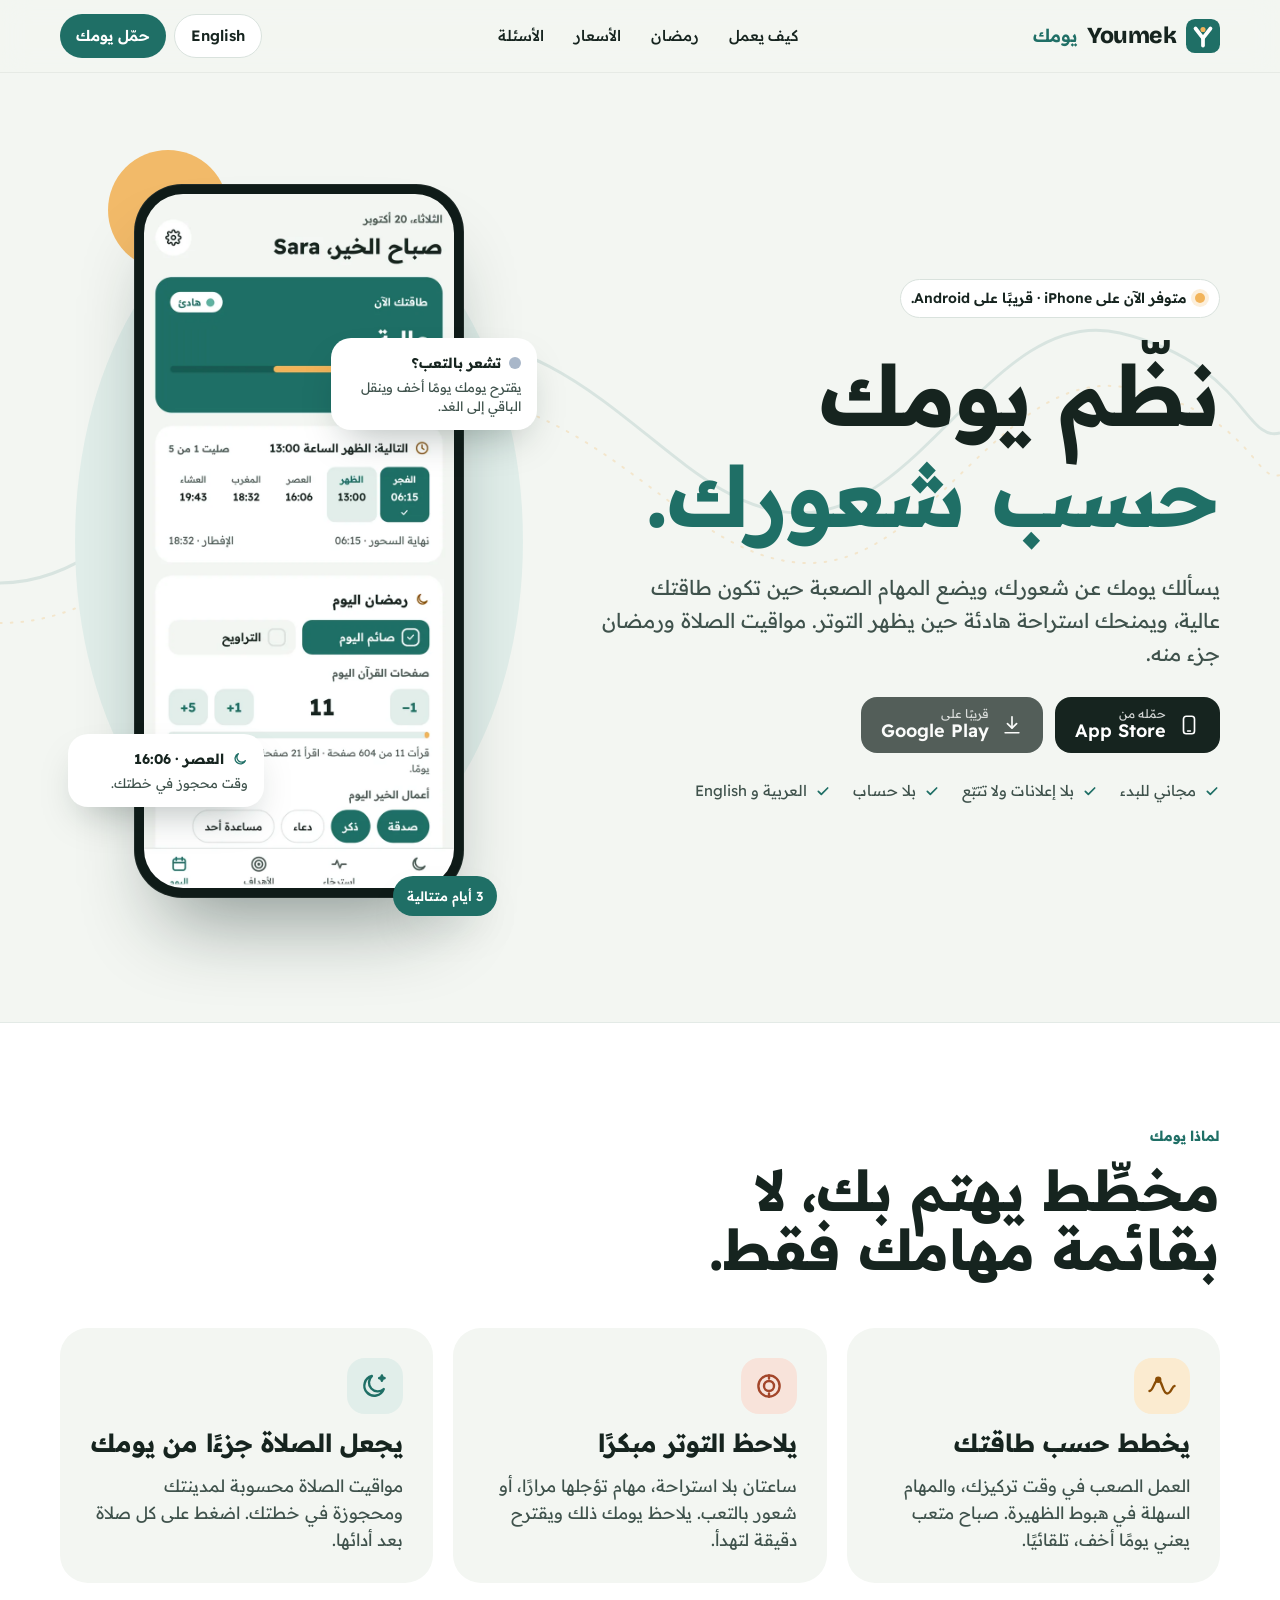
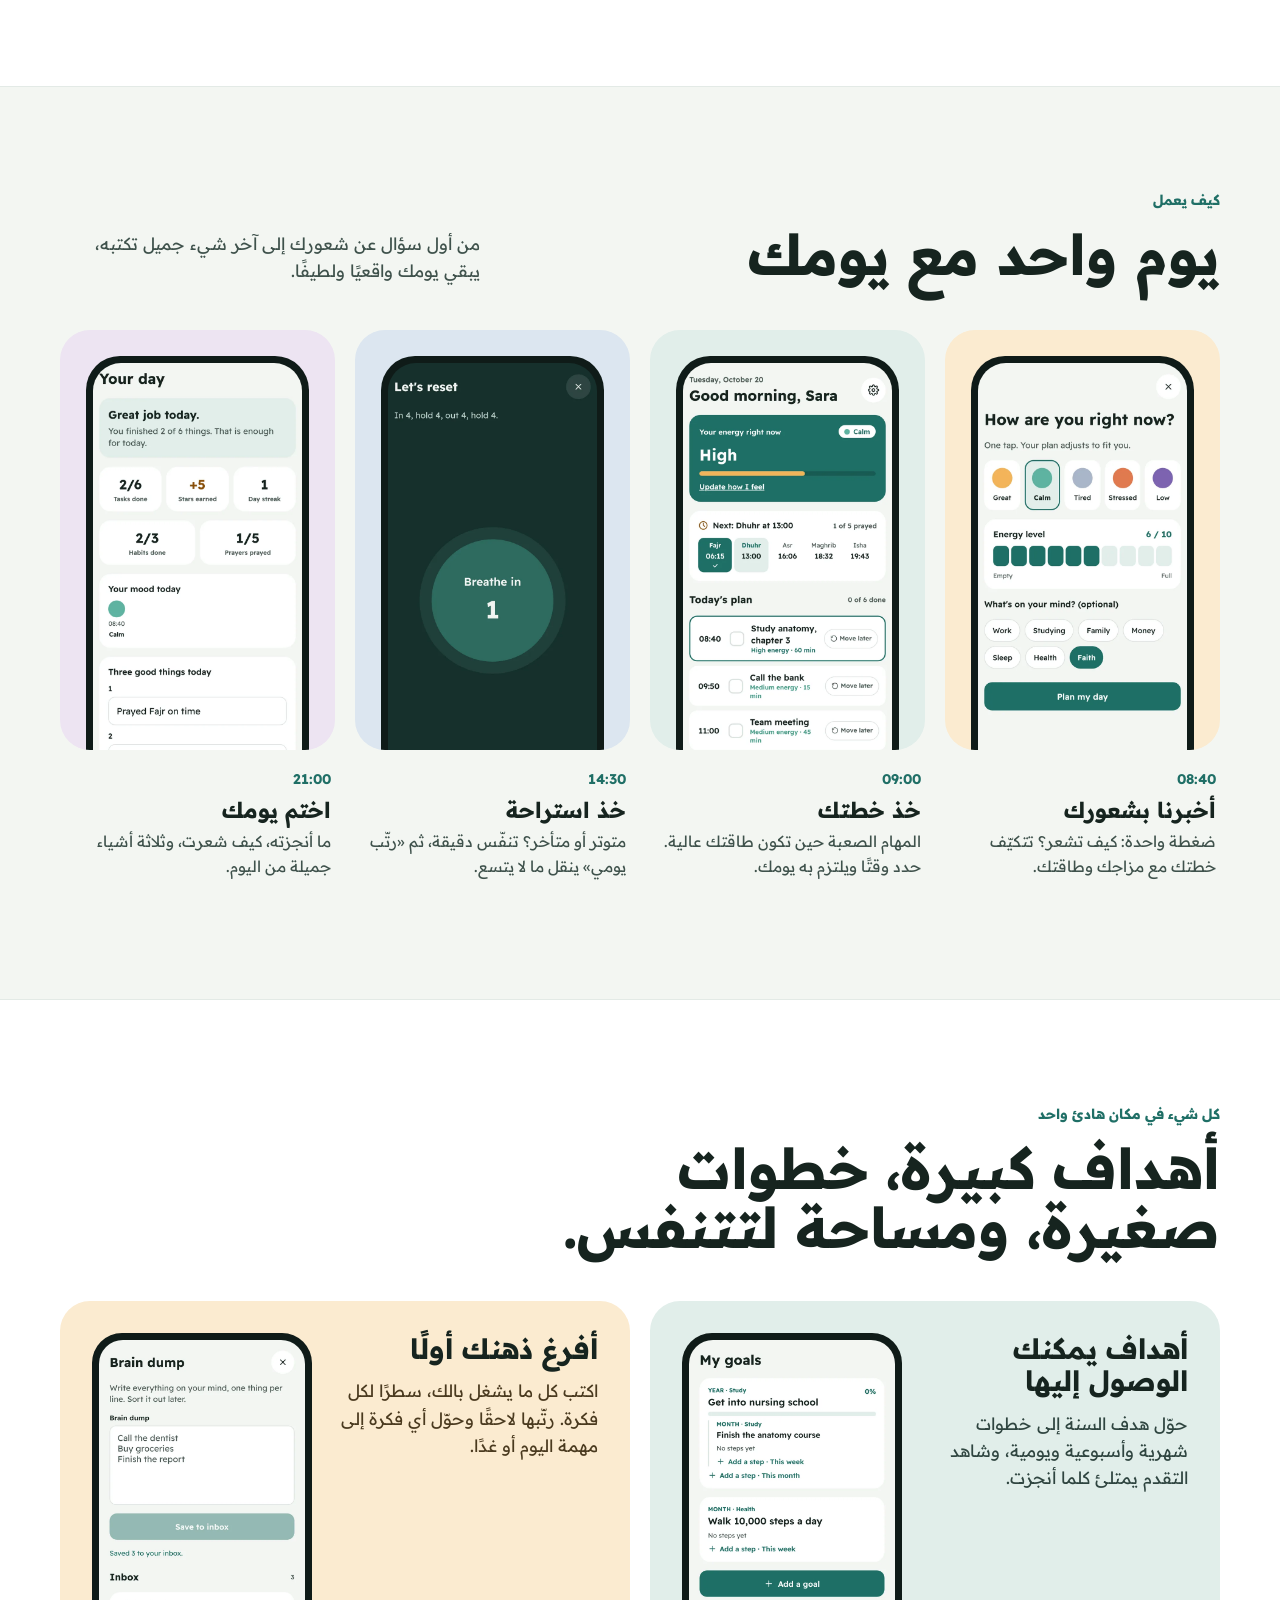
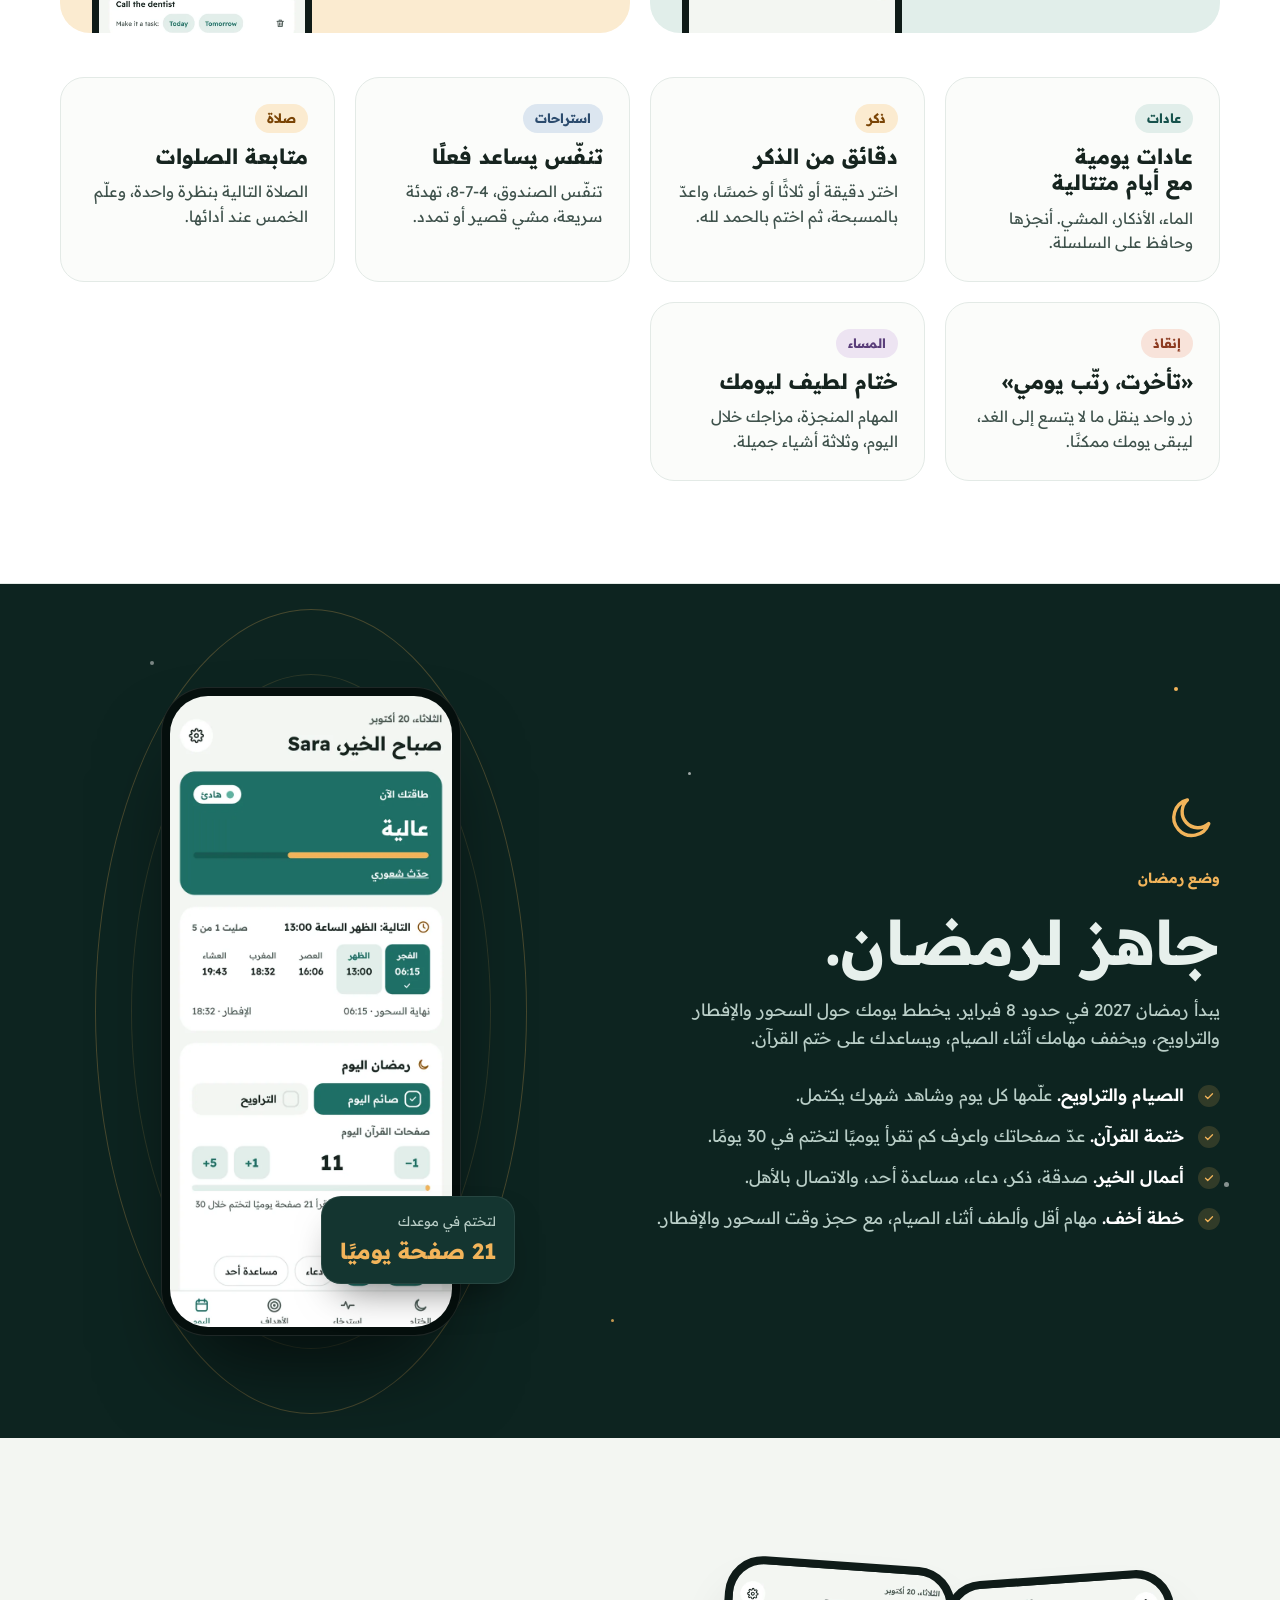
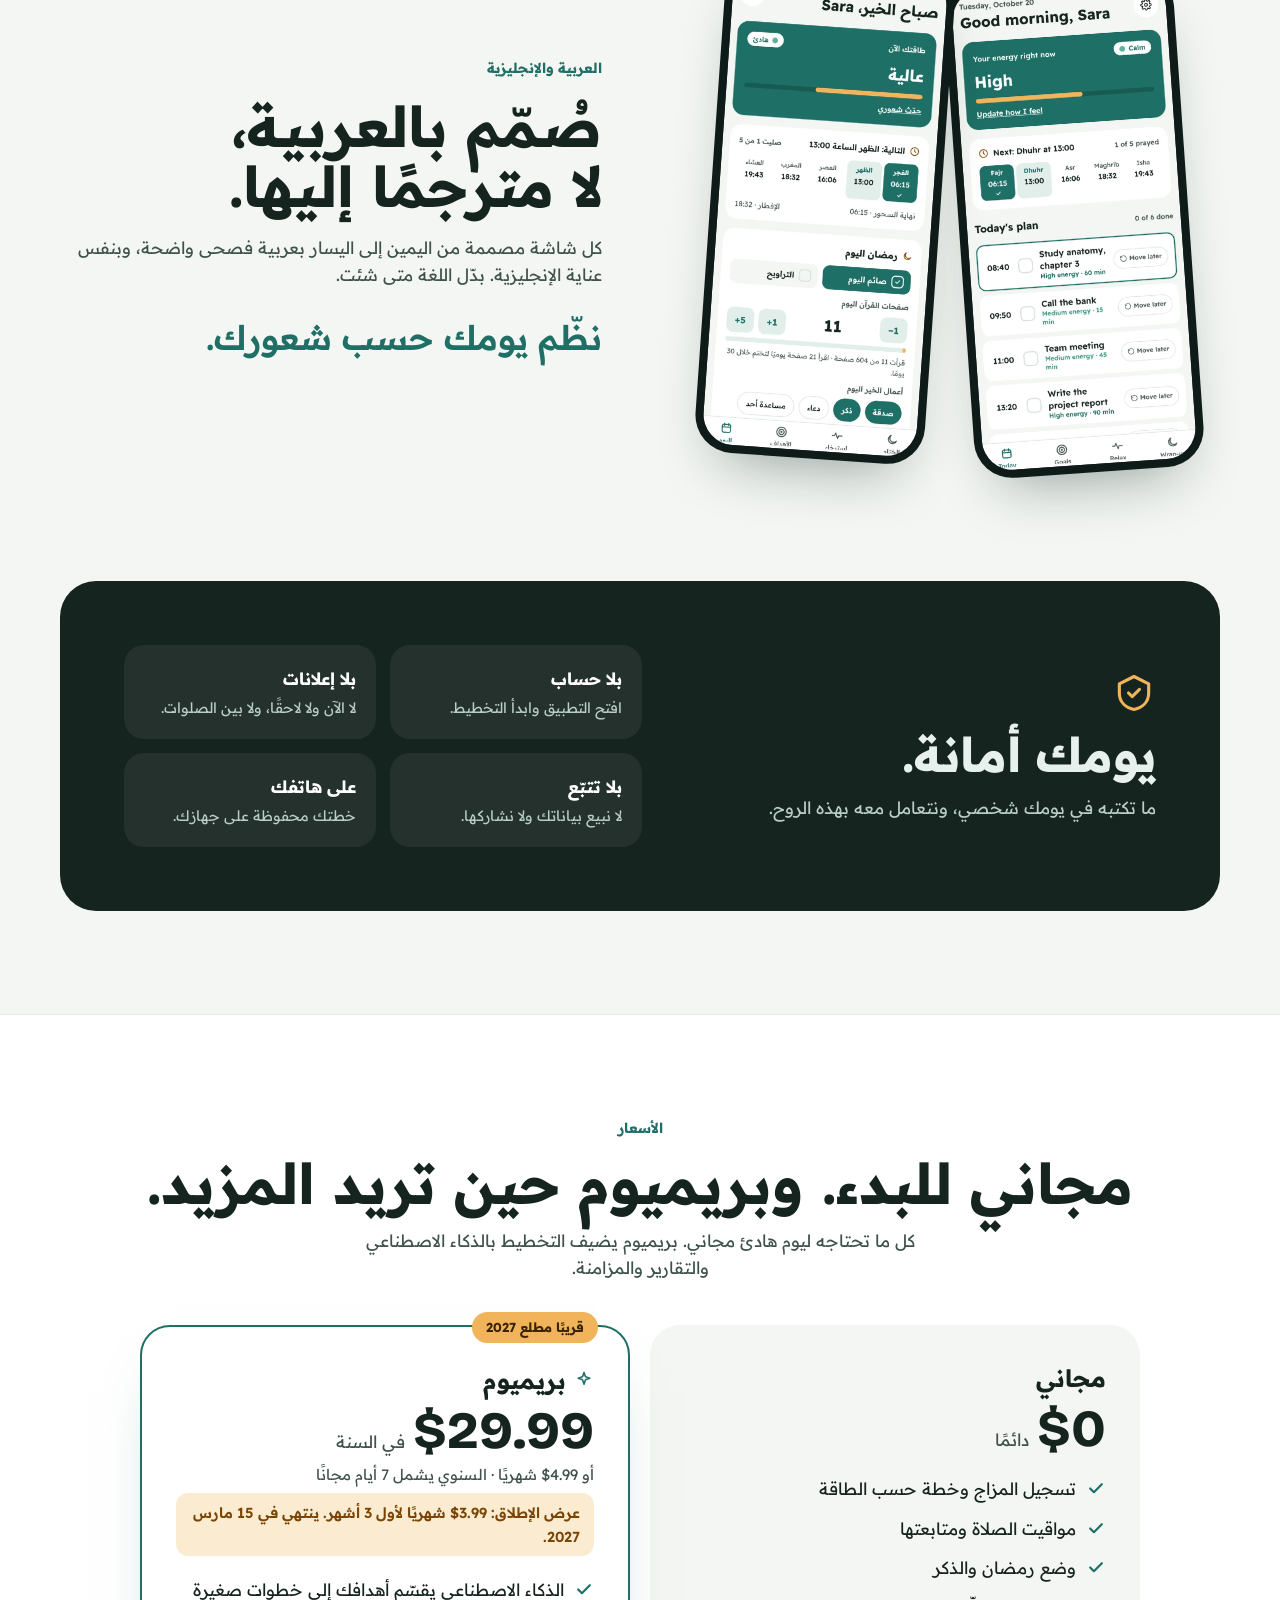
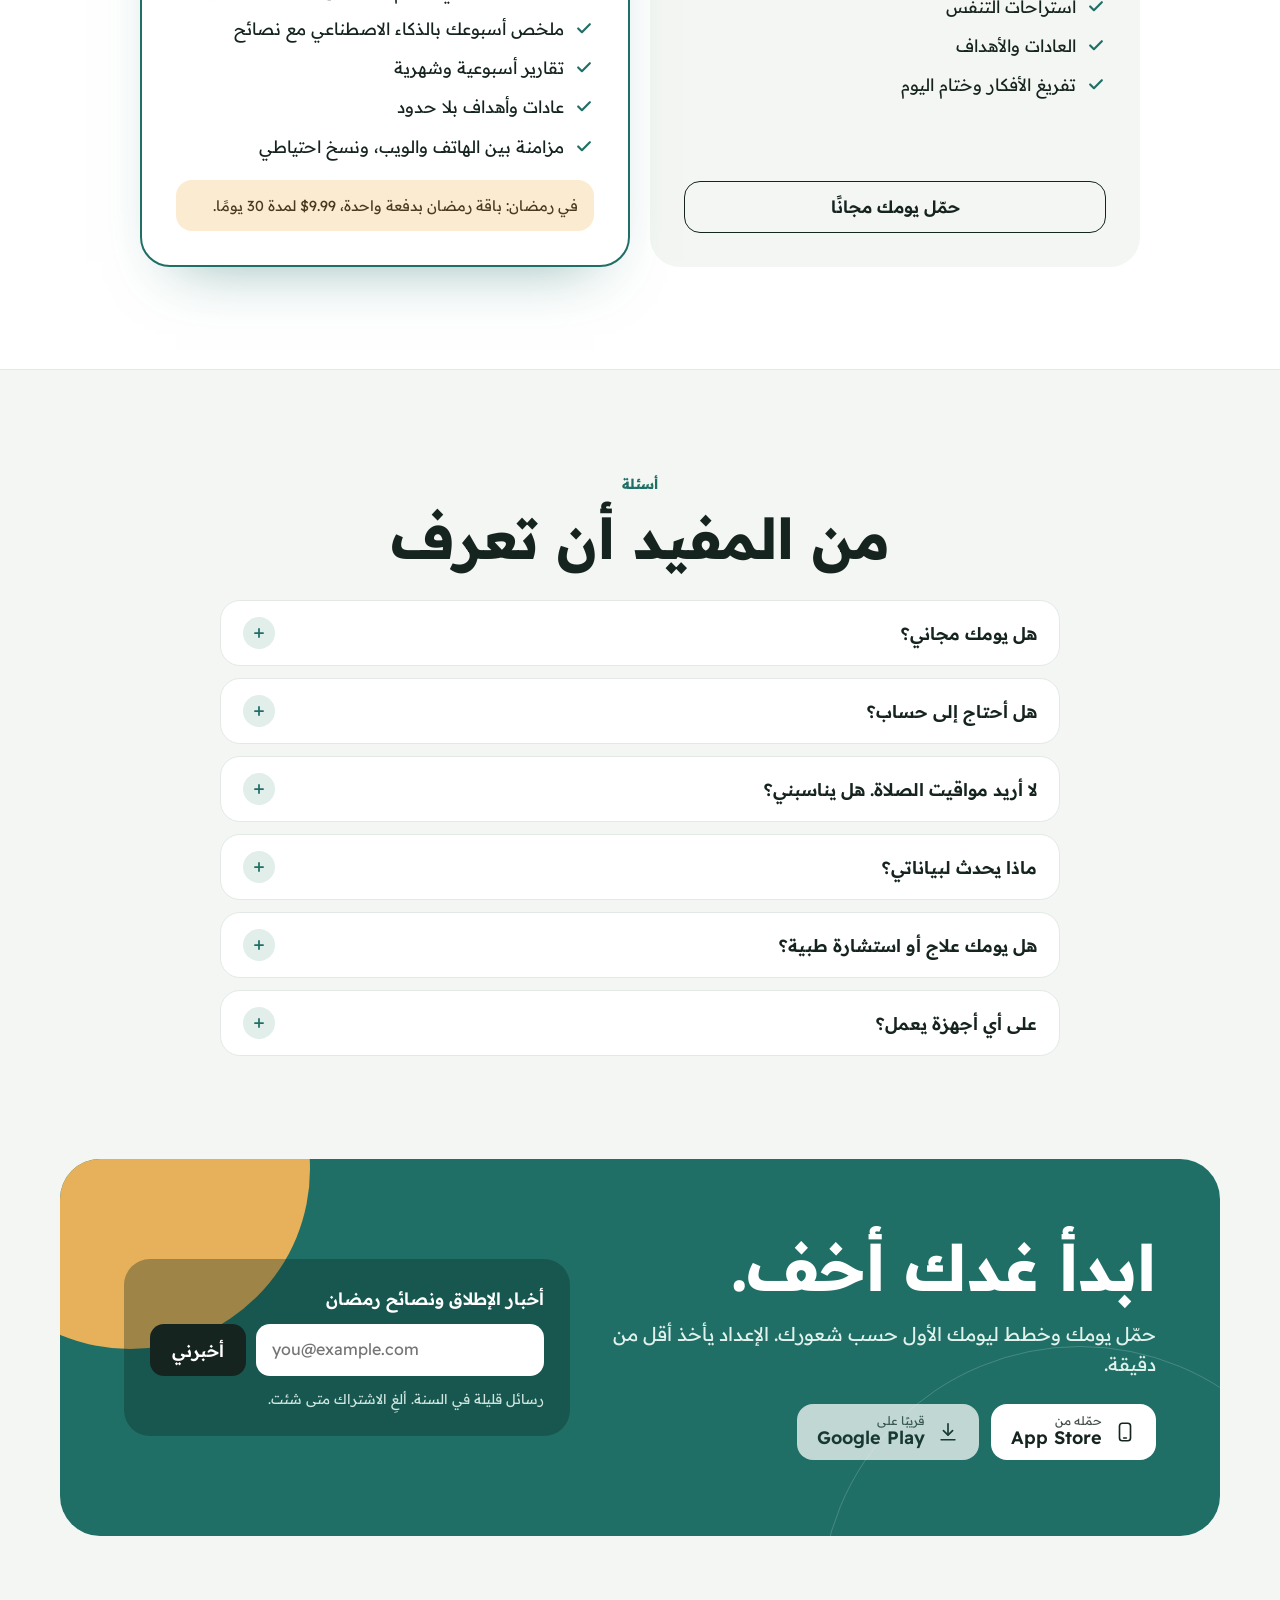
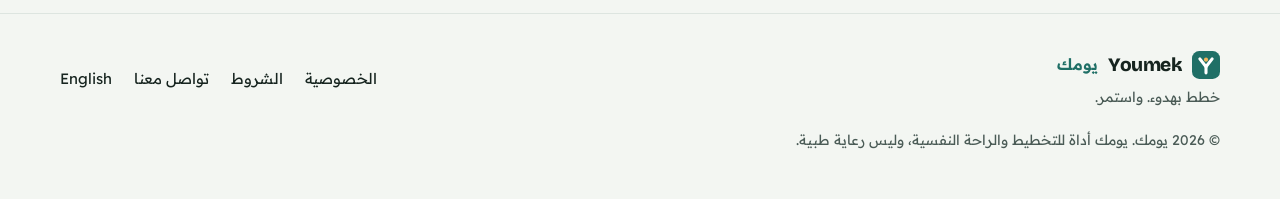
<file: docs/ar/index.html>
<!doctype html>
<html lang="ar" dir="rtl" class="no-js">
<head>
<meta charset="utf-8">
<meta name="viewport" content="width=device-width, initial-scale=1, viewport-fit=cover">
<title>يومك: نظّم يومك حسب شعورك</title>
<meta name="description" content="يومك مخطِّط هادئ يسألك عن مزاجك وطاقتك، ويضع المهام الصعبة حين تكون طاقتك عالية، ويمنحك استراحة هادئة حين يظهر التوتر، ويجعل مواقيت الصلاة ورمضان جزءًا من يومك. بالعربية والإنجليزية.">
<link rel="canonical" href="https://youmek.com/ar/">
<link rel="alternate" hreflang="en" href="https://youmek.com/">
<link rel="alternate" hreflang="ar" href="https://youmek.com/ar/">
<link rel="alternate" hreflang="x-default" href="https://youmek.com/">
<meta name="theme-color" content="#1F6F66">
<meta property="og:type" content="website">
<meta property="og:site_name" content="Youmek">
<meta property="og:title" content="يومك: نظّم يومك حسب شعورك">
<meta property="og:description" content="يومك مخطِّط هادئ يسألك عن مزاجك وطاقتك، ويضع المهام الصعبة حين تكون طاقتك عالية، ويمنحك استراحة هادئة حين يظهر التوتر، ويجعل مواقيت الصلاة ورمضان جزءًا من يومك. بالعربية والإنجليزية.">
<meta property="og:url" content="https://youmek.com/ar/">
<meta property="og:image" content="https://youmek.com/images/og-ar.png">
<meta property="og:locale" content="ar_AR">
<meta name="twitter:card" content="summary_large_image">
<meta name="twitter:image" content="https://youmek.com/images/og-ar.png">
<link rel="icon" href="../favicon.svg" type="image/svg+xml">
<link rel="icon" href="../favicon-32.png" sizes="32x32" type="image/png">
<link rel="apple-touch-icon" href="../apple-touch-icon.png">
<link rel="preload" href="../fonts/readex-pro.woff2" as="font" type="font/woff2" crossorigin>
<link rel="preload" href="../fonts/bricolage-800.woff2" as="font" type="font/woff2" crossorigin>
<link rel="stylesheet" href="../styles.css">
<link rel="preload" as="image" href="../images/app-today-ar.webp">
<script type="application/ld+json">{"@context": "https://schema.org", "@type": "SoftwareApplication", "name": "يومك", "applicationCategory": "LifestyleApplication", "operatingSystem": "iOS, Android, Web", "description": "يومك مخطِّط هادئ يسألك عن مزاجك وطاقتك، ويضع المهام الصعبة حين تكون طاقتك عالية، ويمنحك استراحة هادئة حين يظهر التوتر، ويجعل مواقيت الصلاة ورمضان جزءًا من يومك. بالعربية والإنجليزية.", "url": "https://youmek.com/ar/", "inLanguage": "ar", "offers": {"@type": "Offer", "price": "0", "priceCurrency": "USD"}}</script>

</head>
<body>
<a class="skip" href="#main">انتقل إلى المحتوى</a>

<header class="header">
  <nav class="wrap nav" aria-label="الرئيسية">
    <a class="brand" href="#top" aria-label="يومك"><svg width="34" height="34" viewBox="0 0 100 100" aria-hidden="true"><rect width="100" height="100" rx="26" fill="#1F6F66"/><path d="M28 28 L50 56 L72 28" fill="none" stroke="#fff" stroke-width="11" stroke-linecap="round" stroke-linejoin="round"/><path d="M50 56 V78" fill="none" stroke="#fff" stroke-width="11" stroke-linecap="round"/><circle cx="50" cy="31" r="7.5" fill="#F2B45A"/></svg><span class="brand-en">Youmek</span><span class="brand-ar">يومك</span></a>
    <div class="nav-links"><a href="#how">كيف يعمل</a><a href="#ramadan">رمضان</a><a href="#pricing">الأسعار</a><a href="#faq">الأسئلة</a></div>
    <div class="nav-actions">
      <a class="pill pill-ghost lang-en" href="../" hreflang="en" lang="en" data-setlang="en" aria-label="Read in English">English</a>
      <a class="pill pill-solid" href="#download">حمّل يومك</a>
    </div>
  </nav>
</header>

<main id="main">
<section class="hero" id="top">
  <svg class="hero-curve" viewBox="0 0 1440 520" preserveAspectRatio="none" aria-hidden="true">
    <path d="M0 400 C 180 400, 260 150, 470 150 S 760 330, 900 330 S 1120 120, 1260 150 S 1400 260, 1440 250" fill="none" stroke="#1F6F66" stroke-opacity="0.13" stroke-width="3"/>
    <path d="M0 440 C 200 440, 280 210, 480 210 S 770 380, 910 380 S 1130 180, 1270 205 S 1410 300, 1440 292" fill="none" stroke="#F2B45A" stroke-opacity="0.25" stroke-width="2" stroke-dasharray="2 10" stroke-linecap="round"/>
  </svg>
  <div class="wrap hero-grid">
    <div class="hero-copy">
      <span class="badge"><span class="badge-dot" aria-hidden="true"></span>متوفر الآن على iPhone · قريبًا على Android.</span>
      <h1 class="h1">نظّم يومك <em>حسب شعورك.</em></h1>
      <p class="hero-sub">يسألك يومك عن شعورك، ويضع المهام الصعبة حين تكون طاقتك عالية، ويمنحك استراحة هادئة حين يظهر التوتر. مواقيت الصلاة ورمضان جزء منه.</p>
      <div class="cta-row" id="download">
        <a class="store" href="#download" data-store="appStore" data-soon="قريبًا على" aria-label="حمّله من App Store"><svg class="icon" viewBox="0 0 24 24" aria-hidden="true" fill="none" stroke="currentColor" stroke-width="1.8" stroke-linecap="round" stroke-linejoin="round"><rect x="6" y="2.5" width="12" height="19" rx="3"/><path d="M10.5 18.5h3"/></svg><span class="store-text"><span class="store-small">حمّله من</span><span class="store-big">App Store</span></span></a><a class="store" href="#download" data-store="googlePlay" data-soon="قريبًا على" aria-label="احصل عليه من Google Play"><svg class="icon" viewBox="0 0 24 24" aria-hidden="true" fill="none" stroke="currentColor" stroke-width="1.8" stroke-linecap="round" stroke-linejoin="round"><path d="M12 3v12"/><path d="M7 10.5l5 5 5-5"/><path d="M4.5 20.5h15"/></svg><span class="store-text"><span class="store-small">احصل عليه من</span><span class="store-big">Google Play</span></span></a>
        <a class="web-link" href="#" data-webapp><svg class="icon" viewBox="0 0 24 24" aria-hidden="true" fill="none" stroke="currentColor" stroke-width="1.8" stroke-linecap="round" stroke-linejoin="round"><circle cx="12" cy="12" r="9"/><path d="M3 12h18M12 3c2.6 2.6 3.8 5.6 3.8 9s-1.2 6.4-3.8 9c-2.6-2.6-3.8-5.6-3.8-9S9.4 5.6 12 3z"/></svg><span>استخدمه على الويب</span></a>
      </div>
      <ul class="trust"><li><svg class="icon" viewBox="0 0 24 24" aria-hidden="true" fill="none" stroke="currentColor" stroke-width="2.6" stroke-linecap="round" stroke-linejoin="round"><path d="M5 12.5l4.5 4.5L19 7.5"/></svg>مجاني للبدء</li><li><svg class="icon" viewBox="0 0 24 24" aria-hidden="true" fill="none" stroke="currentColor" stroke-width="2.6" stroke-linecap="round" stroke-linejoin="round"><path d="M5 12.5l4.5 4.5L19 7.5"/></svg>بلا إعلانات ولا تتبّع</li><li><svg class="icon" viewBox="0 0 24 24" aria-hidden="true" fill="none" stroke="currentColor" stroke-width="2.6" stroke-linecap="round" stroke-linejoin="round"><path d="M5 12.5l4.5 4.5L19 7.5"/></svg>بلا حساب</li><li><svg class="icon" viewBox="0 0 24 24" aria-hidden="true" fill="none" stroke="currentColor" stroke-width="2.6" stroke-linecap="round" stroke-linejoin="round"><path d="M5 12.5l4.5 4.5L19 7.5"/></svg>العربية و English</li></ul>
    </div>
    <div class="hero-art">
      <div class="phone-stage">
        <div class="blob" aria-hidden="true"></div>
        <div class="sun" aria-hidden="true"></div>
        <div class="phone"><img src="../images/app-today-ar.webp" alt="شاشة اليوم في يومك: الطاقة عالية، الصلاة التالية الظهر الساعة 13:00، وخطة اليوم." width="720" height="1558" fetchpriority="high"></div>
        <div class="float float-1"><b><span class="mood-dot" aria-hidden="true"></span>تشعر بالتعب؟</b><span>يقترح يومك يومًا أخف وينقل الباقي إلى الغد.</span></div>
        <div class="float float-2"><b><svg class="icon" viewBox="0 0 24 24" aria-hidden="true" fill="none" stroke="currentColor" stroke-width="2" stroke-linecap="round" stroke-linejoin="round"><path d="M20 14.5A8 8 0 1 1 9.5 4a6.5 6.5 0 0 0 10.5 10.5z"/></svg>العصر · 16:06</b><span>وقت محجوز في خطتك.</span></div>
        <div class="float-3 float" aria-hidden="true">3 أيام متتالية</div>
      </div>
    </div>
  </div>
</section>

<section class="section white" aria-labelledby="p-title">
  <div class="wrap stack" style="gap:48px">
    <div class="stack" style="max-width:760px"><span class="eyebrow">لماذا يومك</span><h2 id="p-title" class="h2">مخطِّط يهتم بك، لا بقائمة مهامك فقط.</h2></div>
    <div class="cards-3"><article class="pillar reveal"><div class="tile" style="background:#FBEBD0;color:#8A4D05"><svg class="icon" viewBox="0 0 24 24" aria-hidden="true" fill="none" stroke="currentColor" stroke-width="1.9" stroke-linecap="round" stroke-linejoin="round"><path d="M2 16c3 0 4-9 7-9s3.5 11 7 11 4-6 6-6"/><circle cx="9" cy="7" r="1.6" fill="currentColor"/></svg></div><h3>يخطط حسب طاقتك</h3><p>العمل الصعب في وقت تركيزك، والمهام السهلة في هبوط الظهيرة. صباح متعب يعني يومًا أخف، تلقائيًا.</p></article><article class="pillar reveal"><div class="tile" style="background:#F8E3DA;color:#A3462A"><svg class="icon" viewBox="0 0 24 24" aria-hidden="true" fill="none" stroke="currentColor" stroke-width="1.9" stroke-linecap="round" stroke-linejoin="round"><circle cx="12" cy="12" r="8.5"/><circle cx="12" cy="12" r="4"/><path d="M12 3.5V6M12 18v2.5"/></svg></div><h3>يلاحظ التوتر مبكرًا</h3><p>ساعتان بلا استراحة، مهام تؤجلها مرارًا، أو شعور بالتعب. يلاحظ يومك ذلك ويقترح دقيقة لتهدأ.</p></article><article class="pillar reveal"><div class="tile" style="background:#E1EEEA;color:#1F6F66"><svg class="icon" viewBox="0 0 24 24" aria-hidden="true" fill="none" stroke="currentColor" stroke-width="1.9" stroke-linecap="round" stroke-linejoin="round"><path d="M19 14.5A8 8 0 1 1 9.5 4a6.5 6.5 0 0 0 9.5 10.5z"/><path d="M17.5 3.5l.6 1.6 1.6.6-1.6.6-.6 1.6-.6-1.6-1.6-.6 1.6-.6z"/></svg></div><h3>يجعل الصلاة جزءًا من يومك</h3><p>مواقيت الصلاة محسوبة لمدينتك ومحجوزة في خطتك. اضغط على كل صلاة بعد أدائها.</p></article></div>
  </div>
</section>

<section class="section" id="how" aria-labelledby="d-title">
  <div class="wrap stack" style="gap:40px">
    <div class="head-row">
      <div class="stack" style="max-width:640px"><span class="eyebrow">كيف يعمل</span><h2 id="d-title" class="h2">يوم واحد مع يومك</h2></div>
      <p class="lead">من أول سؤال عن شعورك إلى آخر شيء جميل تكتبه، يبقي يومك واقعيًا ولطيفًا.</p>
    </div>
    <div class="steps" tabindex="0" aria-label="يوم واحد مع يومك"><article class="step"><div class="step-art" style="background:#FBEBD0"><div class="step-phone"><img src="../images/app-checkin.webp" alt="تسجيل المزاج بخمسة خيارات ومستوى الطاقة." loading="lazy" width="720" height="1558"></div></div><div class="step-body"><span class="step-time">08:40</span><h3>أخبرنا بشعورك</h3><p>ضغطة واحدة: كيف تشعر؟ تتكيّف خطتك مع مزاجك وطاقتك.</p></div></article><article class="step"><div class="step-art" style="background:#E1EEEA"><div class="step-phone"><img src="../images/app-today.webp" alt="خطة اليوم بالمهام حسب الطاقة ومواقيت الصلاة." loading="lazy" width="720" height="1558"></div></div><div class="step-body"><span class="step-time">09:00</span><h3>خذ خطتك</h3><p>المهام الصعبة حين تكون طاقتك عالية. حدد وقتًا ويلتزم به يومك.</p></div></article><article class="step"><div class="step-art" style="background:#DCE6F0"><div class="step-phone"><img src="../images/app-break.webp" alt="تمرين تنفّس." loading="lazy" width="720" height="1558"></div></div><div class="step-body"><span class="step-time">14:30</span><h3>خذ استراحة</h3><p>متوتر أو متأخر؟ تنفّس دقيقة، ثم «رتّب يومي» ينقل ما لا يتسع.</p></div></article><article class="step"><div class="step-art" style="background:#EDE4F2"><div class="step-phone"><img src="../images/app-wrapup.webp" alt="ختام اليوم مع المهام المنجزة والعادات وثلاثة أشياء جميلة." loading="lazy" width="720" height="1558"></div></div><div class="step-body"><span class="step-time">21:00</span><h3>اختم يومك</h3><p>ما أنجزته، كيف شعرت، وثلاثة أشياء جميلة من اليوم.</p></div></article></div>
    <p class="swipe-hint" aria-hidden="true">اسحب لترى اليوم كاملًا ←</p>
  </div>
</section>

<section class="section white" aria-labelledby="f-title">
  <div class="wrap stack" style="gap:44px">
    <div class="stack" style="max-width:760px"><span class="eyebrow">كل شيء في مكان هادئ واحد</span><h2 id="f-title" class="h2">أهداف كبيرة، خطوات صغيرة، ومساحة لتتنفس.</h2></div>
    <div class="bento">
      <article class="bento-big reveal" style="background:#E1EEEA">
        <div class="bento-text"><h3>أهداف يمكنك الوصول إليها</h3><p style="color:#2F4540">حوّل هدف السنة إلى خطوات شهرية وأسبوعية ويومية، وشاهد التقدم يمتلئ كلما أنجزت.</p></div>
        <div class="bento-phone"><img src="../images/app-goals.webp" alt="سلّم الأهداف من هدف سنوي إلى خطوات أسبوعية." loading="lazy" width="720" height="1558"></div>
      </article>
      <article class="bento-big reveal" style="background:#FBEBD0">
        <div class="bento-text"><h3>أفرغ ذهنك أولًا</h3><p style="color:#4A3A1F">اكتب كل ما يشغل بالك، سطرًا لكل فكرة. رتّبها لاحقًا وحوّل أي فكرة إلى مهمة اليوم أو غدًا.</p></div>
        <div class="bento-phone"><img src="../images/app-dump.webp" alt="تفريغ الأفكار مع صندوق لتحويلها إلى مهام." loading="lazy" width="720" height="1558"></div>
      </article>
    </div>
    <div class="feats"><article class="feat reveal"><span class="tag" style="background:#E1EEEA;color:#16524C">عادات</span><h3>عادات يومية مع أيام متتالية</h3><p>الماء، الأذكار، المشي. أنجزها وحافظ على السلسلة.</p></article><article class="feat reveal"><span class="tag" style="background:#FBEBD0;color:#7A4405">ذكر</span><h3>دقائق من الذكر</h3><p>اختر دقيقة أو ثلاثًا أو خمسًا، واعدّ بالمسبحة، ثم اختم بالحمد لله.</p></article><article class="feat reveal"><span class="tag" style="background:#DCE6F0;color:#2B4B6E">استراحات</span><h3>تنفّس يساعد فعلًا</h3><p>تنفّس الصندوق، 4-7-8، تهدئة سريعة، مشي قصير أو تمدد.</p></article><article class="feat reveal"><span class="tag" style="background:#FBEBD0;color:#7A4405">صلاة</span><h3>متابعة الصلوات</h3><p>الصلاة التالية بنظرة واحدة، وعلّم الخمس عند أدائها.</p></article><article class="feat reveal"><span class="tag" style="background:#F8E3DA;color:#8C3A20">إنقاذ</span><h3>«تأخرت، رتّب يومي»</h3><p>زر واحد ينقل ما لا يتسع إلى الغد، ليبقى يومك ممكنًا.</p></article><article class="feat reveal"><span class="tag" style="background:#EDE4F2;color:#5A3E7A">المساء</span><h3>ختام لطيف ليومك</h3><p>المهام المنجزة، مزاجك خلال اليوم، وثلاثة أشياء جميلة.</p></article></div>
  </div>
</section>

<section class="ramadan" id="ramadan" aria-labelledby="r-title">
  <span class="star" aria-hidden="true" style="width:4px;height:4px;background:#F2B45A;opacity:1;top:12%;inset-inline-start:8%"></span><span class="star" aria-hidden="true" style="width:3px;height:3px;background:#fff;opacity:0.6;top:22%;inset-inline-start:46%"></span><span class="star" aria-hidden="true" style="width:5px;height:5px;background:#fff;opacity:0.5;top:70%;inset-inline-start:4%"></span><span class="star" aria-hidden="true" style="width:3px;height:3px;background:#F2B45A;opacity:0.8;top:86%;inset-inline-start:52%"></span><span class="star" aria-hidden="true" style="width:4px;height:4px;background:#fff;opacity:0.45;top:9%;inset-inline-start:88%"></span><span class="star" aria-hidden="true" style="width:3px;height:3px;background:#fff;opacity:0.5;top:40%;inset-inline-start:70%"></span>
  <div class="wrap ram-grid">
    <div class="ram-copy">
      <span style="font-size:54px;color:#F2B45A;display:flex"><svg class="icon" viewBox="0 0 24 24" aria-hidden="true" fill="none" stroke="currentColor" stroke-width="1.5" stroke-linecap="round" stroke-linejoin="round"><path d="M19 14.5A8 8 0 1 1 9.5 4a6.5 6.5 0 0 0 9.5 10.5z"/></svg></span>
      <span class="eyebrow">وضع رمضان</span>
      <h2 id="r-title" class="h2">جاهز لرمضان.</h2>
      <p class="lead">يبدأ رمضان 2027 في حدود 8 فبراير. يخطط يومك حول السحور والإفطار والتراويح، ويخفف مهامك أثناء الصيام، ويساعدك على ختم القرآن.</p>
      <ul class="ram-list"><li><span class="ram-check"><svg class="icon" viewBox="0 0 24 24" aria-hidden="true" fill="none" stroke="currentColor" stroke-width="2.6" stroke-linecap="round" stroke-linejoin="round"><path d="M5 12.5l4.5 4.5L19 7.5"/></svg></span><span><strong>الصيام والتراويح.</strong> <span class="d">علّمها كل يوم وشاهد شهرك يكتمل.</span></span></li><li><span class="ram-check"><svg class="icon" viewBox="0 0 24 24" aria-hidden="true" fill="none" stroke="currentColor" stroke-width="2.6" stroke-linecap="round" stroke-linejoin="round"><path d="M5 12.5l4.5 4.5L19 7.5"/></svg></span><span><strong>ختمة القرآن.</strong> <span class="d">عدّ صفحاتك واعرف كم تقرأ يوميًا لتختم في 30 يومًا.</span></span></li><li><span class="ram-check"><svg class="icon" viewBox="0 0 24 24" aria-hidden="true" fill="none" stroke="currentColor" stroke-width="2.6" stroke-linecap="round" stroke-linejoin="round"><path d="M5 12.5l4.5 4.5L19 7.5"/></svg></span><span><strong>أعمال الخير.</strong> <span class="d">صدقة، ذكر، دعاء، مساعدة أحد، والاتصال بالأهل.</span></span></li><li><span class="ram-check"><svg class="icon" viewBox="0 0 24 24" aria-hidden="true" fill="none" stroke="currentColor" stroke-width="2.6" stroke-linecap="round" stroke-linejoin="round"><path d="M5 12.5l4.5 4.5L19 7.5"/></svg></span><span><strong>خطة أخف.</strong> <span class="d">مهام أقل وألطف أثناء الصيام، مع حجز وقت السحور والإفطار.</span></span></li></ul>
    </div>
    <div class="ram-art">
      <div class="ram-stage reveal">
        <div class="orbit" aria-hidden="true" style="inset:-12% -22%"></div>
        <div class="orbit" aria-hidden="true" style="inset:-2% -10%;border-color:rgba(242,180,90,.14)"></div>
        <div class="ram-phone"><img src="../images/app-today-ar.webp" alt="بطاقة رمضان: صائم اليوم، 11 صفحة من القرآن، وأعمال الخير." loading="lazy" width="720" height="1558"></div>
        <div class="ram-float"><span>لتختم في موعدك</span><b>21 صفحة يوميًا</b></div>
      </div>
    </div>
  </div>
</section>

<section class="section" aria-labelledby="l-title">
  <div class="wrap lang-grid">
    <div class="lang-phones">
      <div class="lang-phone tilt-a"><img src="../images/app-today.webp" alt="يومك بالإنجليزية." loading="lazy" width="720" height="1558"></div>
      <div class="lang-phone tilt-b"><img src="../images/app-today-ar.webp" alt="يومك بالعربية." loading="lazy" width="720" height="1558"></div>
    </div>
    <div class="lang-copy">
      <span class="eyebrow">العربية والإنجليزية</span>
      <h2 id="l-title" class="h2">صُمّم بالعربية، لا مترجمًا إليها.</h2>
      <p class="lead">كل شاشة مصممة من اليمين إلى اليسار بعربية فصحى واضحة، وبنفس عناية الإنجليزية. بدّل اللغة متى شئت.</p>
      <p class="ar-line" lang="ar" dir="rtl">نظّم يومك حسب شعورك.</p>
    </div>
  </div>
</section>

<section aria-labelledby="a-title" style="padding-bottom:clamp(64px,8vw,112px)">
  <div class="wrap">
    <div class="amanah reveal">
      <div class="amanah-copy"><svg class="icon" viewBox="0 0 24 24" aria-hidden="true" fill="none" stroke="currentColor" stroke-width="1.7" stroke-linecap="round" stroke-linejoin="round"><path d="M12 3l8 4v5c0 5-3.5 8-8 9-4.5-1-8-4-8-9V7z"/><path d="M9 12l2 2 4-4"/></svg><h2 id="a-title">يومك أمانة.</h2><p>ما تكتبه في يومك شخصي، ونتعامل معه بهذه الروح.</p></div>
      <ul class="amanah-list"><li><strong>بلا حساب</strong><span>افتح التطبيق وابدأ التخطيط.</span></li><li><strong>بلا إعلانات</strong><span>لا الآن ولا لاحقًا، ولا بين الصلوات.</span></li><li><strong>بلا تتبّع</strong><span>لا نبيع بياناتك ولا نشاركها.</span></li><li><strong>على هاتفك</strong><span>خطتك محفوظة على جهازك.</span></li></ul>
    </div>
  </div>
</section>

<section class="section white" id="pricing" aria-labelledby="pr-title">
  <div class="wrap mid stack" style="gap:44px">
    <div class="stack center"><span class="eyebrow">الأسعار</span><h2 id="pr-title" class="h2">مجاني للبدء. وبريميوم حين تريد المزيد.</h2><p class="lead" style="max-width:36em">كل ما تحتاجه ليوم هادئ مجاني. بريميوم يضيف التخطيط بالذكاء الاصطناعي والتقارير والمزامنة.</p></div>
    <div class="plans">
      <div class="plan plan-free reveal">
        <div class="stack" style="gap:6px"><h3>مجاني</h3><p class="price"><b>$0</b><span>دائمًا</span></p></div>
        <ul class="plan-list"><li><svg class="icon" viewBox="0 0 24 24" aria-hidden="true" fill="none" stroke="currentColor" stroke-width="2.6" stroke-linecap="round" stroke-linejoin="round"><path d="M5 12.5l4.5 4.5L19 7.5"/></svg><span>تسجيل المزاج وخطة حسب الطاقة</span></li><li><svg class="icon" viewBox="0 0 24 24" aria-hidden="true" fill="none" stroke="currentColor" stroke-width="2.6" stroke-linecap="round" stroke-linejoin="round"><path d="M5 12.5l4.5 4.5L19 7.5"/></svg><span>مواقيت الصلاة ومتابعتها</span></li><li><svg class="icon" viewBox="0 0 24 24" aria-hidden="true" fill="none" stroke="currentColor" stroke-width="2.6" stroke-linecap="round" stroke-linejoin="round"><path d="M5 12.5l4.5 4.5L19 7.5"/></svg><span>وضع رمضان والذكر</span></li><li><svg class="icon" viewBox="0 0 24 24" aria-hidden="true" fill="none" stroke="currentColor" stroke-width="2.6" stroke-linecap="round" stroke-linejoin="round"><path d="M5 12.5l4.5 4.5L19 7.5"/></svg><span>استراحات التنفّس</span></li><li><svg class="icon" viewBox="0 0 24 24" aria-hidden="true" fill="none" stroke="currentColor" stroke-width="2.6" stroke-linecap="round" stroke-linejoin="round"><path d="M5 12.5l4.5 4.5L19 7.5"/></svg><span>العادات والأهداف</span></li><li><svg class="icon" viewBox="0 0 24 24" aria-hidden="true" fill="none" stroke="currentColor" stroke-width="2.6" stroke-linecap="round" stroke-linejoin="round"><path d="M5 12.5l4.5 4.5L19 7.5"/></svg><span>تفريغ الأفكار وختام اليوم</span></li></ul>
        <a class="btn-outline" href="#download">حمّل يومك مجانًا</a>
      </div>
      <div class="plan plan-prem reveal">
        <span class="plan-badge">قريبًا مطلع 2027</span>
        <div class="stack" style="gap:6px">
          <h3><svg class="icon" viewBox="0 0 24 24" aria-hidden="true" fill="none" stroke="currentColor" stroke-width="1.9" stroke-linecap="round" stroke-linejoin="round"><path d="M12 3l1.8 5.2L19 10l-5.2 1.8L12 17l-1.8-5.2L5 10l5.2-1.8z"/></svg>بريميوم</h3>
          <p class="price"><b>$29.99</b><span>في السنة</span></p>
          <p class="plan-alt">أو ⁦$4.99⁩ شهريًا · السنوي يشمل 7 أيام مجانًا</p>
          <p class="offer">عرض الإطلاق: ⁦$3.99⁩ شهريًا لأول 3 أشهر. ينتهي في 15 مارس 2027.</p>
        </div>
        <ul class="plan-list"><li><svg class="icon" viewBox="0 0 24 24" aria-hidden="true" fill="none" stroke="currentColor" stroke-width="2.6" stroke-linecap="round" stroke-linejoin="round"><path d="M5 12.5l4.5 4.5L19 7.5"/></svg><span>الذكاء الاصطناعي يقسّم أهدافك إلى خطوات صغيرة</span></li><li><svg class="icon" viewBox="0 0 24 24" aria-hidden="true" fill="none" stroke="currentColor" stroke-width="2.6" stroke-linecap="round" stroke-linejoin="round"><path d="M5 12.5l4.5 4.5L19 7.5"/></svg><span>ملخص أسبوعك بالذكاء الاصطناعي مع نصائح</span></li><li><svg class="icon" viewBox="0 0 24 24" aria-hidden="true" fill="none" stroke="currentColor" stroke-width="2.6" stroke-linecap="round" stroke-linejoin="round"><path d="M5 12.5l4.5 4.5L19 7.5"/></svg><span>تقارير أسبوعية وشهرية</span></li><li><svg class="icon" viewBox="0 0 24 24" aria-hidden="true" fill="none" stroke="currentColor" stroke-width="2.6" stroke-linecap="round" stroke-linejoin="round"><path d="M5 12.5l4.5 4.5L19 7.5"/></svg><span>عادات وأهداف بلا حدود</span></li><li><svg class="icon" viewBox="0 0 24 24" aria-hidden="true" fill="none" stroke="currentColor" stroke-width="2.6" stroke-linecap="round" stroke-linejoin="round"><path d="M5 12.5l4.5 4.5L19 7.5"/></svg><span>مزامنة بين الهاتف والويب، ونسخ احتياطي</span></li></ul>
        <p class="note">في رمضان: باقة رمضان بدفعة واحدة، ⁦$9.99⁩ لمدة 30 يومًا.</p>
      </div>
    </div>
  </div>
</section>



<section class="section" id="faq" aria-labelledby="faq-title">
  <div class="wrap narrow stack" style="gap:32px">
    <div class="stack center"><span class="eyebrow">أسئلة</span><h2 id="faq-title" class="h2">من المفيد أن تعرف</h2></div>
    <div class="faq"><details><summary>هل يومك مجاني؟<span class="plus"><svg class="icon" viewBox="0 0 24 24" aria-hidden="true" fill="none" stroke="currentColor" stroke-width="3" stroke-linecap="round" stroke-linejoin="round"><path d="M12 5v14M5 12h14"/></svg></span></summary><p>نعم. حمّله واستخدم المخطط وتسجيل المزاج والاستراحات ومواقيت الصلاة ووضع رمضان والذكر والعادات والأهداف مجانًا. بريميوم، القادم مطلع 2027، يضيف التخطيط بالذكاء الاصطناعي والتقارير والمزامنة.</p></details><details><summary>هل أحتاج إلى حساب؟<span class="plus"><svg class="icon" viewBox="0 0 24 24" aria-hidden="true" fill="none" stroke="currentColor" stroke-width="3" stroke-linecap="round" stroke-linejoin="round"><path d="M12 5v14M5 12h14"/></svg></span></summary><p>لا. افتح التطبيق وابدأ. خطتك محفوظة على هاتفك.</p></details><details><summary>لا أريد مواقيت الصلاة. هل يناسبني؟<span class="plus"><svg class="icon" viewBox="0 0 24 24" aria-hidden="true" fill="none" stroke="currentColor" stroke-width="3" stroke-linecap="round" stroke-linejoin="round"><path d="M12 5v14M5 12h14"/></svg></span></summary><p>نعم. أوقف مواقيت الصلاة عند الإعداد أو من الإعدادات في أي وقت، وكل شيء آخر يعمل كما هو.</p></details><details><summary>ماذا يحدث لبياناتي؟<span class="plus"><svg class="icon" viewBox="0 0 24 24" aria-hidden="true" fill="none" stroke="currentColor" stroke-width="3" stroke-linecap="round" stroke-linejoin="round"><path d="M12 5v14M5 12h14"/></svg></span></summary><p>تبقى على جهازك. بلا إعلانات ولا تتبّع، ولا نبيع بياناتك أبدًا.</p></details><details><summary>هل يومك علاج أو استشارة طبية؟<span class="plus"><svg class="icon" viewBox="0 0 24 24" aria-hidden="true" fill="none" stroke="currentColor" stroke-width="3" stroke-linecap="round" stroke-linejoin="round"><path d="M12 5v14M5 12h14"/></svg></span></summary><p>لا. يومك أداة للتخطيط والراحة النفسية. إن كنت تمر بوقت صعب، تحدث إلى مختص أو شخص تثق به.</p></details><details><summary>على أي أجهزة يعمل؟<span class="plus"><svg class="icon" viewBox="0 0 24 24" aria-hidden="true" fill="none" stroke="currentColor" stroke-width="3" stroke-linecap="round" stroke-linejoin="round"><path d="M12 5v14M5 12h14"/></svg></span></summary><p>iPhone وAndroid والويب، بالعربية والإنجليزية.</p></details></div>
  </div>
</section>

<section aria-labelledby="final-title" style="padding-bottom:clamp(56px,6vw,96px)">
  <div class="wrap">
    <div class="final">
      <div class="final-sun" aria-hidden="true"></div>
      <div class="final-ring" aria-hidden="true"></div>
      <div class="final-copy">
        <h2 id="final-title">ابدأ غدك أخف.</h2>
        <p>حمّل يومك وخطط ليومك الأول حسب شعورك. الإعداد يأخذ أقل من دقيقة.</p>
        <div class="cta-row" style="margin-top:6px"><a class="store store-light" href="#download" data-store="appStore" data-soon="قريبًا على" aria-label="حمّله من App Store"><svg class="icon" viewBox="0 0 24 24" aria-hidden="true" fill="none" stroke="currentColor" stroke-width="1.8" stroke-linecap="round" stroke-linejoin="round"><rect x="6" y="2.5" width="12" height="19" rx="3"/><path d="M10.5 18.5h3"/></svg><span class="store-text"><span class="store-small">حمّله من</span><span class="store-big">App Store</span></span></a><a class="store store-light" href="#download" data-store="googlePlay" data-soon="قريبًا على" aria-label="احصل عليه من Google Play"><svg class="icon" viewBox="0 0 24 24" aria-hidden="true" fill="none" stroke="currentColor" stroke-width="1.8" stroke-linecap="round" stroke-linejoin="round"><path d="M12 3v12"/><path d="M7 10.5l5 5 5-5"/><path d="M4.5 20.5h15"/></svg><span class="store-text"><span class="store-small">احصل عليه من</span><span class="store-big">Google Play</span></span></a></div>
      </div>
      <form class="signup" data-signup novalidate data-thanks="شكرًا لك! أنت في القائمة." data-bad="يرجى إدخال بريد إلكتروني صحيح." data-error="حدث خطأ. حاول مرة أخرى." data-closed="التسجيل غير متاح بعد. عُد قريبًا." data-sending="جارٍ الإرسال…">
        <label for="email">أخبار الإطلاق ونصائح رمضان</label>
        <div class="signup-row">
          <input id="email" name="email" type="email" required autocomplete="email" inputmode="email" placeholder="you@example.com" dir="ltr">
          <button type="submit">أخبرني</button>
        </div>
        <div class="hp" aria-hidden="true"><label>Leave empty <input type="text" name="company" tabindex="-1" autocomplete="off"></label></div>
        <p class="msg" role="status" aria-live="polite" hidden></p>
        <small>رسائل قليلة في السنة. ألغِ الاشتراك متى شئت.</small>
      </form>
    </div>
  </div>
</section>
</main>

<footer class="footer">
  <div class="wrap footer-row">
    <div class="stack" style="gap:6px">
      <div class="brand"><svg width="28" height="28" viewBox="0 0 100 100" aria-hidden="true"><rect width="100" height="100" rx="26" fill="#1F6F66"/><path d="M28 28 L50 56 L72 28" fill="none" stroke="#fff" stroke-width="11" stroke-linecap="round" stroke-linejoin="round"/><path d="M50 56 V78" fill="none" stroke="#fff" stroke-width="11" stroke-linecap="round"/><circle cx="50" cy="31" r="7.5" fill="#F2B45A"/></svg><span class="brand-en" style="font-size:19px">Youmek</span><span class="brand-ar" style="font-size:16px">يومك</span></div>
      <span style="font-size:14px;color:var(--muted)">خطط بهدوء. واستمر.</span>
    </div>
    <nav class="footer-links" aria-label="روابط">
      <a href="../privacy/#ar">الخصوصية</a>
      <a href="../terms/">الشروط</a>
      <a href="mailto:hello@youmek.com">تواصل معنا</a>
      <a href="../" hreflang="en" lang="en" data-setlang="en">English</a>
    </nav>
    <small>© <span data-year>2026</span> يومك. يومك أداة للتخطيط والراحة النفسية، وليس رعاية طبية.</small>
  </div>
</footer>
<script src="../site.js" defer></script>
</body>
</html>
</file>
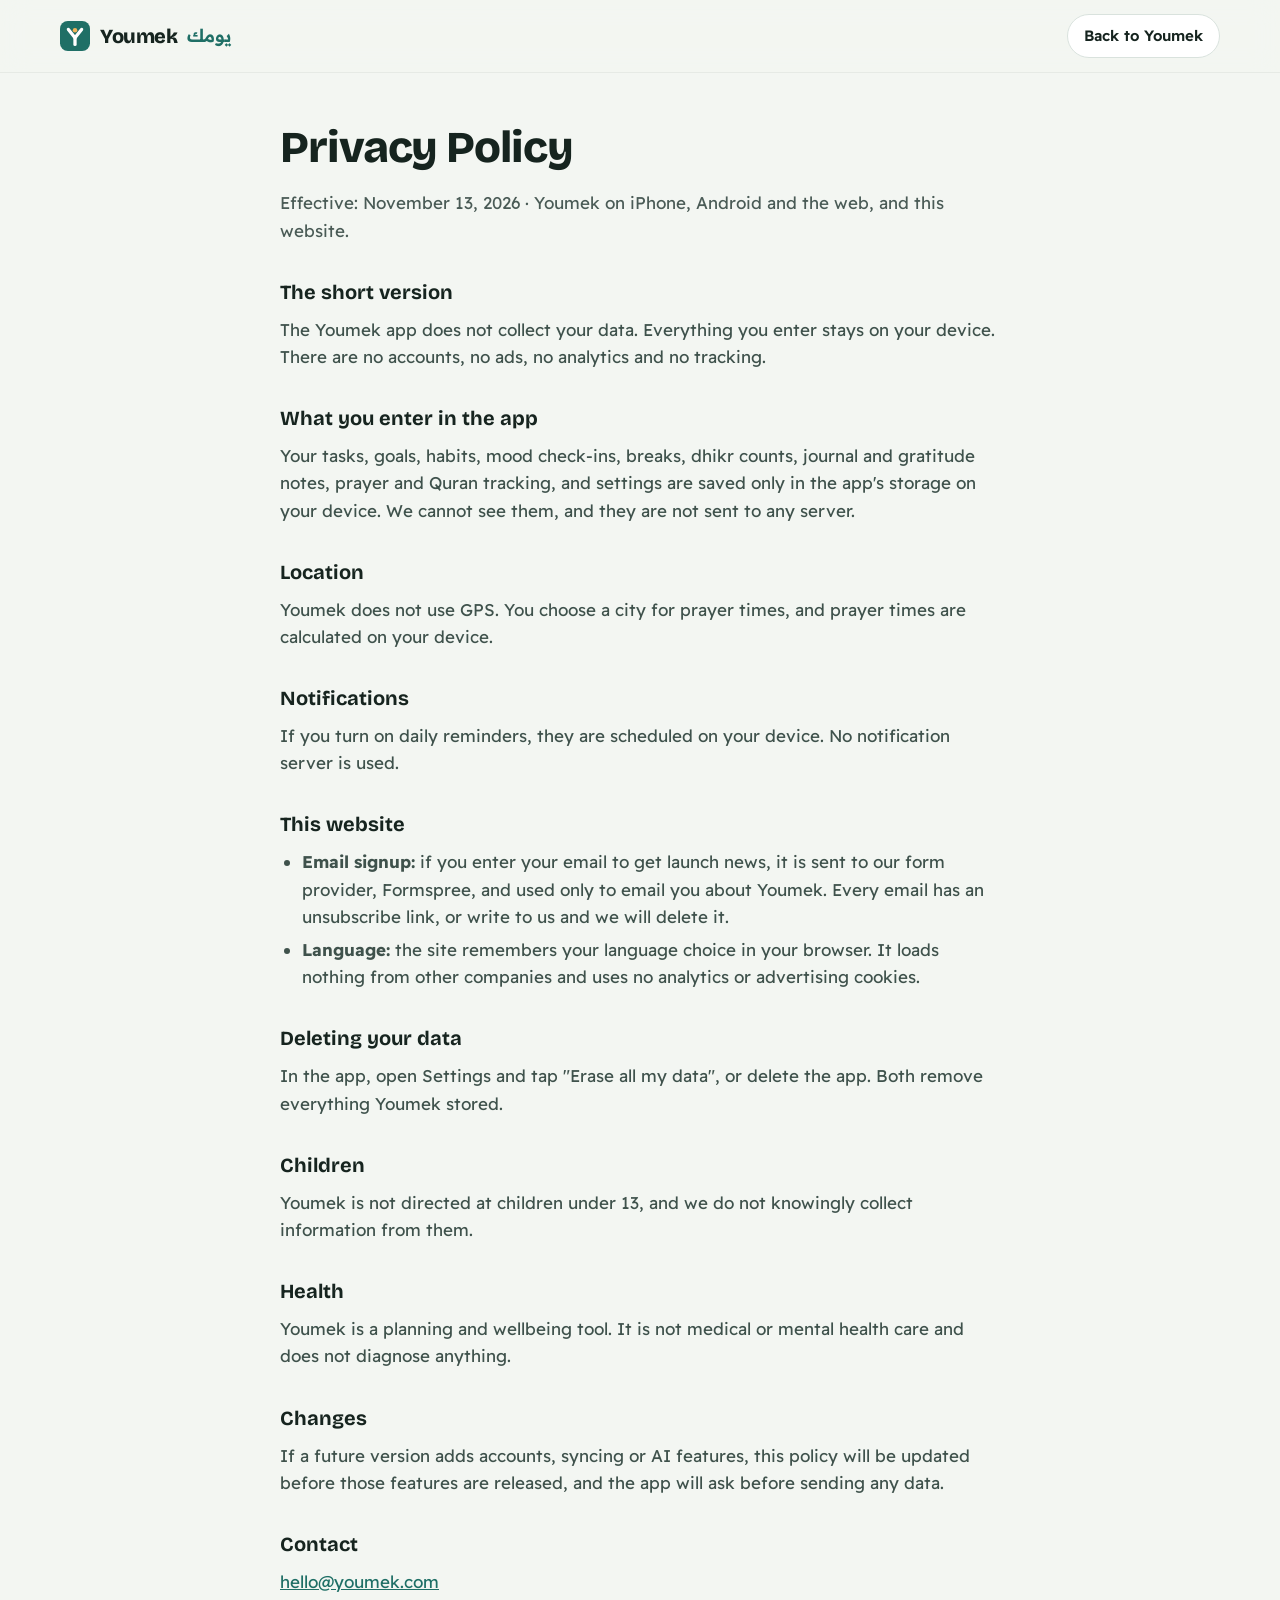
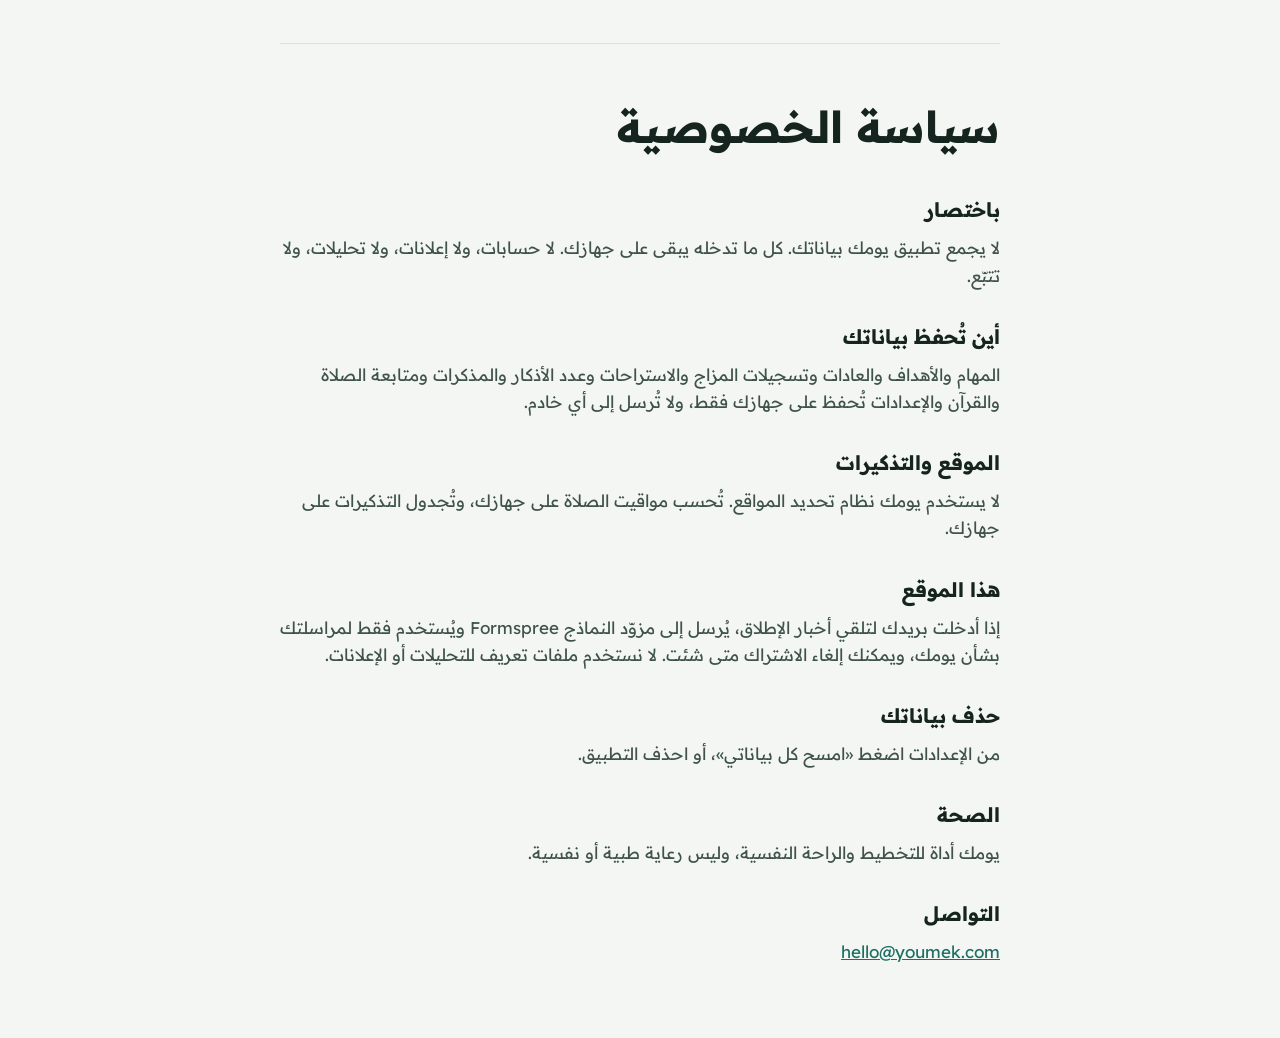
<file: docs/privacy/index.html>
<!doctype html>
<html lang="en" dir="ltr">
<head>
<meta charset="utf-8">
<meta name="viewport" content="width=device-width, initial-scale=1">
<title>Privacy Policy · Youmek</title>
<meta name="robots" content="index,follow">
<link rel="icon" href="../favicon.svg" type="image/svg+xml">
<link rel="stylesheet" href="../styles.css">
</head>
<body>
<header class="header"><nav class="wrap nav" aria-label="Main"><a class="brand" href="../"><svg width="30" height="30" viewBox="0 0 100 100" aria-hidden="true"><rect width="100" height="100" rx="26" fill="#1F6F66"/><path d="M28 28 L50 56 L72 28" fill="none" stroke="#fff" stroke-width="11" stroke-linecap="round" stroke-linejoin="round"/><path d="M50 56 V78" fill="none" stroke="#fff" stroke-width="11" stroke-linecap="round"/><circle cx="50" cy="31" r="7.5" fill="#F2B45A"/></svg><span class="brand-en" style="font-size:20px">Youmek</span><span class="brand-ar">يومك</span></a>
<a class="pill pill-ghost" href="../">Back to Youmek</a></nav></header>
<main class="legal">

<h1>Privacy Policy</h1>
<p class="muted">Effective: November 13, 2026 · Youmek on iPhone, Android and the web, and this website.</p>
<h2>The short version</h2>
<p>The Youmek app does not collect your data. Everything you enter stays on your device. There are no accounts, no ads, no analytics and no tracking.</p>
<h2>What you enter in the app</h2>
<p>Your tasks, goals, habits, mood check-ins, breaks, dhikr counts, journal and gratitude notes, prayer and Quran tracking, and settings are saved only in the app's storage on your device. We cannot see them, and they are not sent to any server.</p>
<h2>Location</h2>
<p>Youmek does not use GPS. You choose a city for prayer times, and prayer times are calculated on your device.</p>
<h2>Notifications</h2>
<p>If you turn on daily reminders, they are scheduled on your device. No notification server is used.</p>
<h2>This website</h2>
<ul>
<li><strong>Email signup:</strong> if you enter your email to get launch news, it is sent to our form provider, Formspree, and used only to email you about Youmek. Every email has an unsubscribe link, or write to us and we will delete it.</li>
<li><strong>Language:</strong> the site remembers your language choice in your browser. It loads nothing from other companies and uses no analytics or advertising cookies.</li>
</ul>
<h2>Deleting your data</h2>
<p>In the app, open Settings and tap "Erase all my data", or delete the app. Both remove everything Youmek stored.</p>
<h2>Children</h2>
<p>Youmek is not directed at children under 13, and we do not knowingly collect information from them.</p>
<h2>Health</h2>
<p>Youmek is a planning and wellbeing tool. It is not medical or mental health care and does not diagnose anything.</p>
<h2>Changes</h2>
<p>If a future version adds accounts, syncing or AI features, this policy will be updated before those features are released, and the app will ask before sending any data.</p>
<h2>Contact</h2>
<p><a href="mailto:hello@youmek.com">hello@youmek.com</a></p>
<hr>
<div dir="rtl" lang="ar" id="ar" style="font-family:'Readex Pro',sans-serif">
<h1>سياسة الخصوصية</h1>
<h2>باختصار</h2>
<p>لا يجمع تطبيق يومك بياناتك. كل ما تدخله يبقى على جهازك. لا حسابات، ولا إعلانات، ولا تحليلات، ولا تتبّع.</p>
<h2>أين تُحفظ بياناتك</h2>
<p>المهام والأهداف والعادات وتسجيلات المزاج والاستراحات وعدد الأذكار والمذكرات ومتابعة الصلاة والقرآن والإعدادات تُحفظ على جهازك فقط، ولا تُرسل إلى أي خادم.</p>
<h2>الموقع والتذكيرات</h2>
<p>لا يستخدم يومك نظام تحديد المواقع. تُحسب مواقيت الصلاة على جهازك، وتُجدول التذكيرات على جهازك.</p>
<h2>هذا الموقع</h2>
<p>إذا أدخلت بريدك لتلقي أخبار الإطلاق، يُرسل إلى مزوّد النماذج Formspree ويُستخدم فقط لمراسلتك بشأن يومك، ويمكنك إلغاء الاشتراك متى شئت. لا نستخدم ملفات تعريف للتحليلات أو الإعلانات.</p>
<h2>حذف بياناتك</h2>
<p>من الإعدادات اضغط «امسح كل بياناتي»، أو احذف التطبيق.</p>
<h2>الصحة</h2>
<p>يومك أداة للتخطيط والراحة النفسية، وليس رعاية طبية أو نفسية.</p>
<h2>التواصل</h2>
<p><a href="mailto:hello@youmek.com">hello@youmek.com</a></p>
</div>

</main>
</body>
</html>
</file>
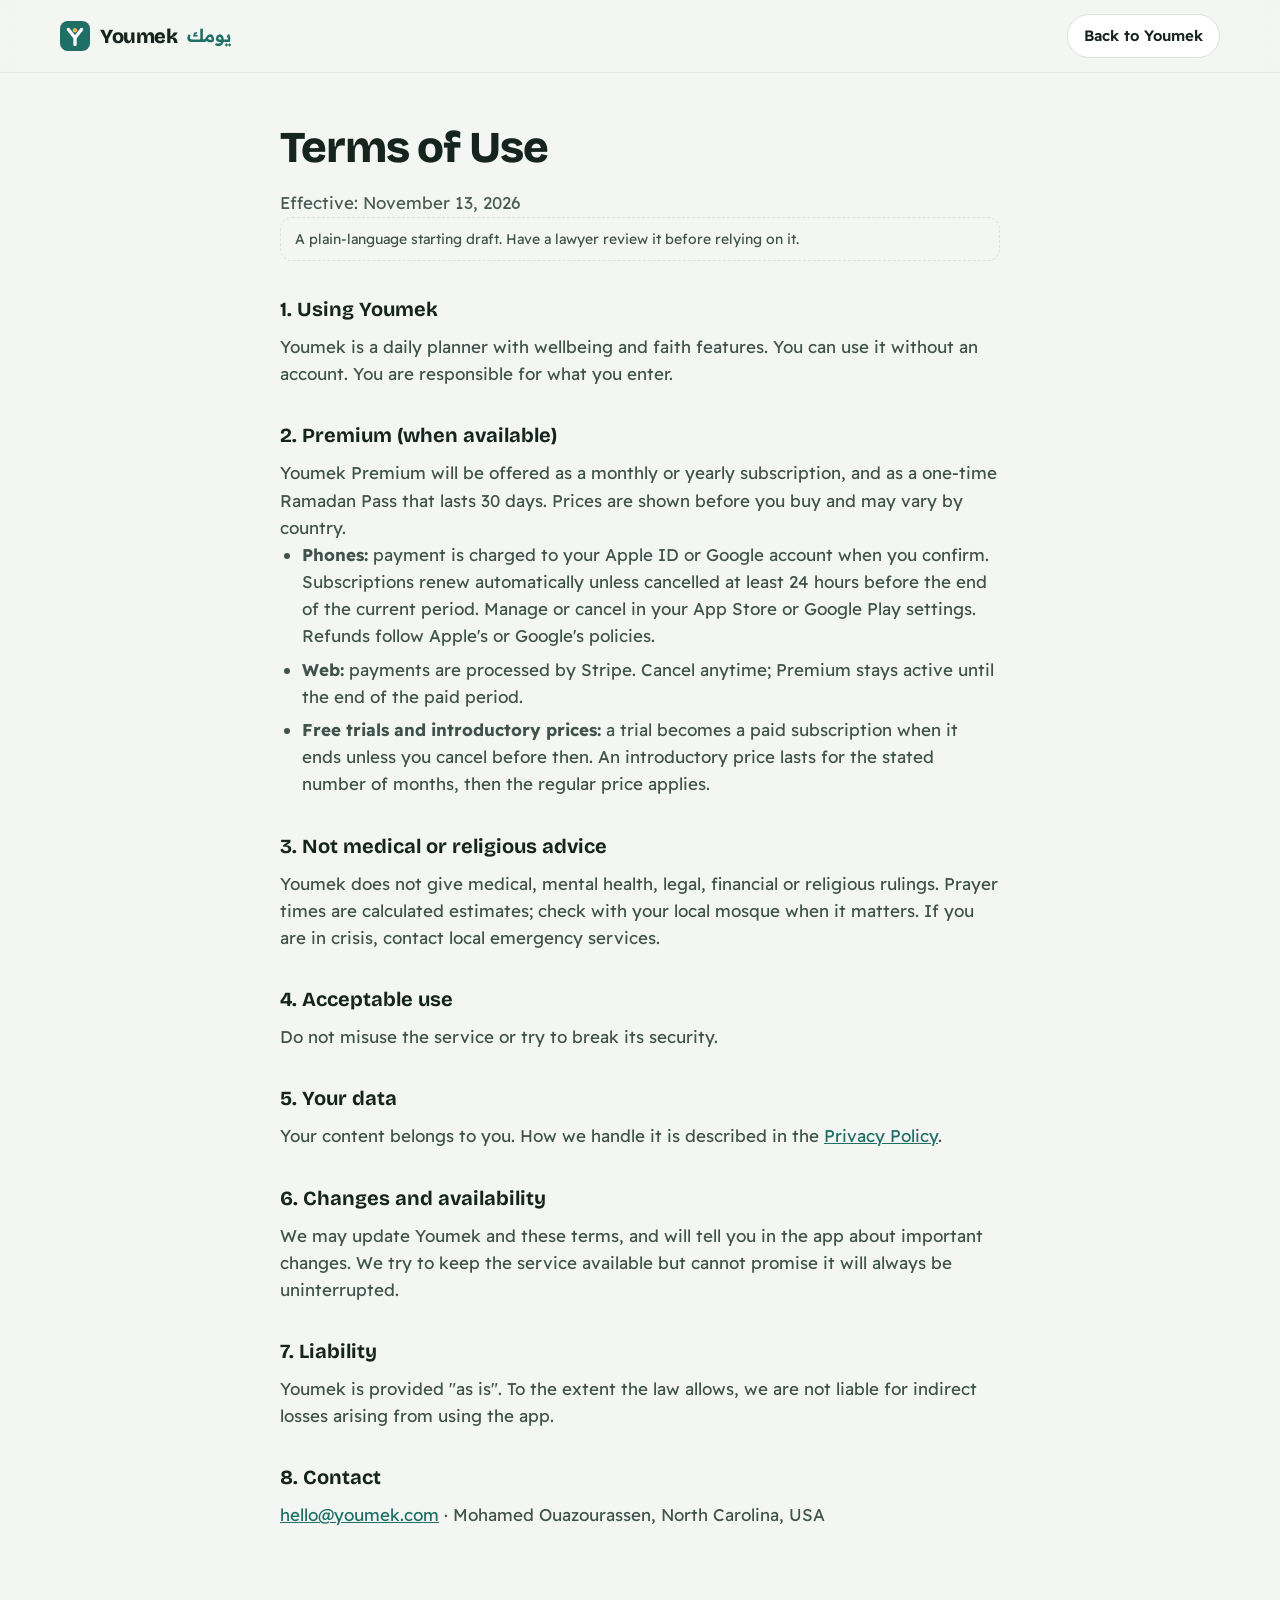
<file: docs/terms/index.html>
<!doctype html>
<html lang="en" dir="ltr">
<head>
<meta charset="utf-8">
<meta name="viewport" content="width=device-width, initial-scale=1">
<title>Terms of Use · Youmek</title>
<meta name="robots" content="index,follow">
<link rel="icon" href="../favicon.svg" type="image/svg+xml">
<link rel="stylesheet" href="../styles.css">
</head>
<body>
<header class="header"><nav class="wrap nav" aria-label="Main"><a class="brand" href="../"><svg width="30" height="30" viewBox="0 0 100 100" aria-hidden="true"><rect width="100" height="100" rx="26" fill="#1F6F66"/><path d="M28 28 L50 56 L72 28" fill="none" stroke="#fff" stroke-width="11" stroke-linecap="round" stroke-linejoin="round"/><path d="M50 56 V78" fill="none" stroke="#fff" stroke-width="11" stroke-linecap="round"/><circle cx="50" cy="31" r="7.5" fill="#F2B45A"/></svg><span class="brand-en" style="font-size:20px">Youmek</span><span class="brand-ar">يومك</span></a>
<a class="pill pill-ghost" href="../">Back to Youmek</a></nav></header>
<main class="legal">

<h1>Terms of Use</h1>
<p class="muted">Effective: November 13, 2026</p>
<p class="draft">A plain-language starting draft. Have a lawyer review it before relying on it.</p>
<h2>1. Using Youmek</h2>
<p>Youmek is a daily planner with wellbeing and faith features. You can use it without an account. You are responsible for what you enter.</p>
<h2>2. Premium (when available)</h2>
<p>Youmek Premium will be offered as a monthly or yearly subscription, and as a one-time Ramadan Pass that lasts 30 days. Prices are shown before you buy and may vary by country.</p>
<ul>
<li><strong>Phones:</strong> payment is charged to your Apple ID or Google account when you confirm. Subscriptions renew automatically unless cancelled at least 24 hours before the end of the current period. Manage or cancel in your App Store or Google Play settings. Refunds follow Apple's or Google's policies.</li>
<li><strong>Web:</strong> payments are processed by Stripe. Cancel anytime; Premium stays active until the end of the paid period.</li>
<li><strong>Free trials and introductory prices:</strong> a trial becomes a paid subscription when it ends unless you cancel before then. An introductory price lasts for the stated number of months, then the regular price applies.</li>
</ul>
<h2>3. Not medical or religious advice</h2>
<p>Youmek does not give medical, mental health, legal, financial or religious rulings. Prayer times are calculated estimates; check with your local mosque when it matters. If you are in crisis, contact local emergency services.</p>
<h2>4. Acceptable use</h2>
<p>Do not misuse the service or try to break its security.</p>
<h2>5. Your data</h2>
<p>Your content belongs to you. How we handle it is described in the <a href="../privacy/">Privacy Policy</a>.</p>
<h2>6. Changes and availability</h2>
<p>We may update Youmek and these terms, and will tell you in the app about important changes. We try to keep the service available but cannot promise it will always be uninterrupted.</p>
<h2>7. Liability</h2>
<p>Youmek is provided "as is". To the extent the law allows, we are not liable for indirect losses arising from using the app.</p>
<h2>8. Contact</h2>
<p><a href="mailto:hello@youmek.com">hello@youmek.com</a> · Mohamed Ouazourassen, North Carolina, USA</p>

</main>
</body>
</html>
</file>
<file: docs/styles.css>
/* Youmek website. One stylesheet for the English and Arabic pages. */
/* Fonts are hosted on youmek.com itself (no third-party requests). SIL Open Font License. */
@font-face { font-family: "Readex Pro"; src: url("fonts/readex-pro.woff2") format("woff2"); font-weight: 300 700; font-style: normal; font-display: swap; }
@font-face { font-family: "Bricolage Grotesque"; src: url("fonts/bricolage-700.woff2") format("woff2"); font-weight: 500 700; font-style: normal; font-display: swap; }
@font-face { font-family: "Bricolage Grotesque"; src: url("fonts/bricolage-800.woff2") format("woff2"); font-weight: 800; font-style: normal; font-display: swap; }

:root {
  --bg: #F3F6F2;
  --surface: #FFFFFF;
  --surface-2: #FBFCFA;
  --ink: #16241F;
  --body: #3F524C;
  --muted: #4A5B56;
  --line: #E3EAE6;
  --line-2: #D9E2DD;
  --teal: #1F6F66;
  --teal-dark: #16524C;
  --teal-soft: #E1EEEA;
  --sun: #F2B45A;
  --sun-soft: #FBEBD0;
  --sun-ink: #7A4405;
  --night: #0D2420;
  --night-2: #143530;
  --night-ink: #E7F0EC;
  --night-muted: #B9CEC7;
  --phone: #0F1B18;
  --display: "Bricolage Grotesque", system-ui, sans-serif;
  --body-font: "Readex Pro", system-ui, -apple-system, "Segoe UI", sans-serif;
  --tight: -0.025em;
  --track: 0.08em;
  --h1-line: 0.98;
  color-scheme: light;
}
[dir="rtl"] {
  --display: "Readex Pro", system-ui, sans-serif;
  --tight: 0;
  --track: 0;
  --h1-line: 1.2;
}

*, *::before, *::after { box-sizing: border-box; }
[hidden] { display: none !important; }
html { scroll-behavior: smooth; -webkit-text-size-adjust: 100%; }
body { margin: 0; background: var(--bg); color: var(--ink); font-family: var(--body-font); font-size: 17px; line-height: 1.6; -webkit-font-smoothing: antialiased; overflow-x: clip; }
img { max-width: 100%; height: auto; display: block; }
a { color: var(--teal); }
a:hover { color: var(--teal-dark); }
h1, h2, h3 { margin: 0; font-family: var(--display); text-wrap: balance; }
p { margin: 0; }
ul { margin: 0; padding: 0; list-style: none; }
:focus-visible { outline: 3px solid var(--sun); outline-offset: 3px; border-radius: 6px; }
.skip { position: absolute; inset-inline-start: 12px; top: -60px; z-index: 50; padding: 10px 16px; border-radius: 10px; background: var(--ink); color: #fff; text-decoration: none; font-weight: 600; }
.skip:focus { top: 12px; color: #fff; }
.wrap { max-width: 1200px; margin-inline: auto; padding-inline: 20px; }
.narrow { max-width: 880px; }
.mid { max-width: 1040px; }
.section { padding-block: clamp(64px, 8vw, 112px); }
.white { background: var(--surface); border-block: 1px solid var(--line); }
.eyebrow { font-size: 14px; font-weight: 700; letter-spacing: var(--track); text-transform: uppercase; color: var(--teal); }
.h2 { font-weight: 800; font-size: clamp(34px, 4.4vw, 58px); line-height: 1.05; letter-spacing: var(--tight); }
.lead { color: var(--body); }
.stack { display: flex; flex-direction: column; gap: 14px; }
.center { text-align: center; align-items: center; }
.sr { position: absolute; width: 1px; height: 1px; overflow: hidden; clip: rect(0 0 0 0); white-space: nowrap; }

/* Icons */
.icon { width: 1em; height: 1em; flex: 0 0 auto; }

/* Header */
.header { position: sticky; top: 0; z-index: 20; background: rgba(243, 246, 242, 0.86); backdrop-filter: blur(14px); -webkit-backdrop-filter: blur(14px); border-bottom: 1px solid rgba(22, 36, 31, 0.06); }
.nav { display: flex; align-items: center; justify-content: space-between; gap: 16px; padding-block: 14px; }
.brand { display: flex; align-items: center; gap: 10px; color: var(--ink); text-decoration: none; }
.brand:hover { color: var(--ink); }
.brand-en { font-family: "Bricolage Grotesque", sans-serif; font-weight: 800; font-size: 23px; letter-spacing: -0.5px; }
.brand-ar { font-family: "Readex Pro", sans-serif; font-weight: 600; font-size: 18px; color: var(--teal); }
.nav-links { display: flex; align-items: center; gap: 22px; }
.nav-links a { color: var(--ink); text-decoration: none; font-weight: 500; font-size: 15px; padding: 10px 4px; }
.nav-links a:hover { color: var(--teal); }
.nav-actions { display: flex; align-items: center; gap: 8px; }
.pill { display: inline-flex; align-items: center; justify-content: center; min-height: 44px; padding-inline: 16px; border-radius: 999px; font: inherit; font-size: 15px; font-weight: 600; text-decoration: none; cursor: pointer; white-space: nowrap; }
.pill-ghost { border: 1.5px solid var(--line-2); background: var(--surface); color: var(--ink); }
.pill-ghost:hover { border-color: var(--teal); color: var(--ink); }
.pill-solid { background: var(--teal); color: #fff; border: 0; }
.pill-solid:hover { background: var(--teal-dark); color: #fff; }
.lang-ar { font-family: "Readex Pro", sans-serif; }
.lang-en { font-family: "Readex Pro", sans-serif; }
@media (max-width: 860px) { .nav-links { display: none; } }
@media (max-width: 520px) { .brand-ar { display: none; } .pill { padding-inline: 13px; font-size: 14px; } .nav { gap: 10px; } .brand-en { font-size: 21px; } }
@media (max-width: 340px) { .nav-actions .pill-solid { display: none; } }

/* Hero */
.hero { position: relative; overflow: hidden; }
.hero-curve { position: absolute; inset-inline: 0; top: 110px; width: 100%; height: 520px; pointer-events: none; }
.hero-grid { position: relative; display: flex; flex-wrap: wrap; align-items: center; gap: clamp(40px, 5vw, 72px); padding-block: clamp(36px, 6vw, 88px) clamp(56px, 7vw, 110px); }
.hero-copy { flex: 1 1 520px; min-width: 0; display: flex; flex-direction: column; gap: 26px; }
.badge { align-self: flex-start; display: inline-flex; align-items: center; gap: 8px; padding: 7px 14px 7px 10px; border-radius: 999px; background: var(--surface); border: 1px solid var(--line-2); font-size: 14px; font-weight: 600; }
.badge-dot { width: 10px; height: 10px; border-radius: 50%; background: var(--sun); box-shadow: 0 0 0 4px rgba(242, 180, 90, 0.22); }
.h1 { font-weight: 800; font-size: clamp(46px, 6.6vw, 96px); line-height: var(--h1-line); letter-spacing: var(--tight); }
.h1 em { font-style: normal; color: var(--teal); }
.hero-sub { font-size: clamp(18px, 1.6vw, 21px); color: var(--body); max-width: 34em; }
.cta-row { display: flex; flex-wrap: wrap; gap: 12px; align-items: center; }
.store { display: inline-flex; align-items: center; gap: 12px; min-height: 56px; padding-inline: 20px; border-radius: 16px; background: var(--ink); color: #fff; text-decoration: none; transition: transform 0.18s ease; }
.store:hover { transform: translateY(-2px); color: #fff; }
.store .icon { font-size: 22px; }
.store-text { display: flex; flex-direction: column; line-height: 1.15; }
.store-small { font-size: 12px; opacity: 0.8; }
.store-big { font-size: 18px; font-weight: 600; }
.store[aria-disabled="true"] { opacity: 0.72; cursor: default; }
.store[aria-disabled="true"]:hover { transform: none; }
.store-light { background: #fff; color: var(--ink); }
.store-light:hover { color: var(--ink); }
.web-link { display: inline-flex; align-items: center; gap: 8px; min-height: 56px; padding-inline: 12px; color: var(--ink); font-weight: 600; text-decoration: none; }
.web-link .icon { font-size: 20px; color: var(--teal); }
.web-link span { border-bottom: 2px solid var(--teal); }
.trust { display: flex; flex-wrap: wrap; gap: 8px 22px; font-size: 15px; color: var(--body); }
.trust li { display: flex; align-items: center; gap: 8px; }
.trust .icon { color: var(--teal); font-size: 16px; }

.hero-art { flex: 1 1 380px; min-width: 0; display: flex; justify-content: center; }
.phone-stage { position: relative; width: min(330px, 78vw); padding-block: 34px; }
.blob { position: absolute; inset: 6% -18%; border-radius: 50%; background: var(--teal-soft); }
.sun { position: absolute; width: 120px; height: 120px; border-radius: 50%; background: var(--sun); top: 0; inset-inline-end: -26px; opacity: 0.9; }
.phone { position: relative; width: 100%; aspect-ratio: 390 / 844; border-radius: 48px; padding: 10px; background: var(--phone); box-shadow: 0 50px 80px -30px rgba(13, 36, 32, 0.45), inset 0 0 0 1px rgba(255, 255, 255, 0.08); }
.phone img { width: 100%; height: 100%; object-fit: cover; object-position: top; border-radius: 39px; }
.float { position: absolute; padding: 14px 16px; border-radius: 20px; background: var(--surface); box-shadow: 0 18px 40px -16px rgba(13, 36, 32, 0.35); display: flex; flex-direction: column; gap: 4px; }
.float b { display: flex; align-items: center; gap: 8px; font-size: 14px; }
.float span { font-size: 13px; line-height: 1.45; color: var(--body); }
.float-1 { top: 24%; inset-inline-start: -22%; width: 206px; }
.float-2 { bottom: 16%; inset-inline-end: -20%; width: 196px; }
.float-3 { bottom: 2%; inset-inline-start: -10%; padding: 10px 14px; border-radius: 999px; background: var(--teal); color: #fff; font-size: 13px; font-weight: 600; }
.mood-dot { width: 12px; height: 12px; border-radius: 50%; background: #A9B7C9; }
.float .icon { color: var(--teal); font-size: 16px; }
@media (max-width: 560px) {
  .float-1 { inset-inline-start: -6%; width: 180px; }
  .float-2 { inset-inline-end: -6%; width: 176px; }
  .float-3 { display: none; }
}

/* Pillars */
.cards-3 { display: flex; flex-wrap: wrap; gap: 20px; }
.pillar { flex: 1 1 300px; min-width: 0; padding: 30px; border-radius: 28px; background: var(--bg); display: flex; flex-direction: column; gap: 14px; }
.pillar h3 { font-size: 25px; font-weight: 700; line-height: 1.2; }
.pillar p { color: var(--body); }
.tile { width: 56px; height: 56px; border-radius: 18px; display: flex; align-items: center; justify-content: center; font-size: 30px; }

/* Day steps */
.head-row { display: flex; flex-wrap: wrap; justify-content: space-between; align-items: flex-end; gap: 18px 40px; }
.head-row .lead { max-width: 420px; }
.steps { display: flex; gap: 20px; overflow-x: auto; scroll-snap-type: x mandatory; padding: 6px 2px 18px; margin-inline: -2px; scrollbar-width: none; }
.steps::-webkit-scrollbar { display: none; }
.step { flex: 0 0 auto; width: max(250px, calc((100% - 60px) / 4)); scroll-snap-align: start; display: flex; flex-direction: column; gap: 18px; }
.step-art { border-radius: 30px; padding: 26px 26px 0; height: 420px; overflow: hidden; }
.step-phone { width: 100%; aspect-ratio: 390 / 844; border-radius: 34px 34px 0 0; padding: 7px 7px 0; background: var(--phone); }
.step-phone img { width: 100%; height: 100%; object-fit: cover; object-position: top; border-radius: 28px 28px 0 0; }
.step-time { font-size: 14px; font-weight: 700; color: var(--teal); font-variant-numeric: tabular-nums; }
.step h3 { font-size: 22px; font-weight: 700; line-height: 1.2; }
.step p { font-size: 15.5px; color: var(--body); }
.step-body { display: flex; flex-direction: column; gap: 6px; padding-inline: 4px; }
.swipe-hint { display: none; font-size: 14px; color: var(--muted); }
@media (max-width: 1100px) { .swipe-hint { display: block; } }

/* Bento */
.bento { display: flex; flex-wrap: wrap; gap: 20px; }
.bento-big { flex: 1 1 460px; min-width: 0; border-radius: 30px; padding: 32px 32px 0; display: flex; flex-wrap: wrap; gap: 24px; overflow: hidden; }
.bento-big h3 { font-size: 28px; font-weight: 700; line-height: 1.15; }
.bento-text { flex: 1 1 220px; min-width: 0; display: flex; flex-direction: column; gap: 12px; padding-bottom: 32px; }
.bento-phone { flex: 0 0 220px; height: 300px; margin-inline: auto; align-self: flex-end; border-radius: 30px 30px 0 0; padding: 7px 7px 0; background: var(--phone); overflow: hidden; }
.bento-phone img { width: 100%; height: auto; border-radius: 24px 24px 0 0; }
.feats { display: grid; grid-template-columns: repeat(auto-fit, minmax(250px, 1fr)); gap: 20px; }
.feat { padding: 26px; border-radius: 24px; border: 1.5px solid var(--line); background: var(--surface-2); display: flex; flex-direction: column; gap: 10px; }
.feat h3 { font-size: 21px; font-weight: 700; line-height: 1.25; }
.feat p { font-size: 15.5px; color: var(--body); }
.tag { align-self: flex-start; padding: 4px 12px; border-radius: 999px; font-size: 13px; font-weight: 700; }

/* Ramadan */
.ramadan { position: relative; background: var(--night); color: var(--night-ink); overflow: hidden; }
.star { position: absolute; border-radius: 50%; }
.ram-grid { position: relative; display: flex; flex-wrap: wrap; align-items: center; gap: clamp(40px, 6vw, 88px); padding-block: clamp(72px, 8vw, 128px); }
.ram-copy { flex: 1 1 460px; min-width: 0; display: flex; flex-direction: column; gap: 22px; }
.ram-copy .eyebrow { color: var(--sun); }
.ram-copy .h2 { font-size: clamp(38px, 4.8vw, 66px); line-height: 1.03; }
.ram-copy .lead { color: var(--night-muted); max-width: 32em; }
.ram-list { display: flex; flex-direction: column; gap: 14px; margin-top: 8px; }
.ram-list li { display: flex; gap: 14px; align-items: flex-start; }
.ram-check { flex: 0 0 auto; margin-top: 4px; width: 22px; height: 22px; border-radius: 50%; background: rgba(242, 180, 90, 0.16); display: flex; align-items: center; justify-content: center; color: var(--sun); font-size: 12px; }
.ram-list strong { color: #fff; font-weight: 600; }
.ram-list span.d { color: var(--night-muted); }
.ram-art { flex: 1 1 380px; min-width: 0; display: flex; justify-content: center; }
.ram-stage { position: relative; width: min(300px, 70vw); }
.orbit { position: absolute; border-radius: 50%; border: 1px solid rgba(242, 180, 90, 0.25); }
.ram-phone { position: relative; width: 100%; aspect-ratio: 390 / 844; border-radius: 46px; padding: 9px; background: #050F0D; box-shadow: 0 50px 90px -30px rgba(0, 0, 0, 0.7), inset 0 0 0 1px rgba(255, 255, 255, 0.1); }
.ram-phone img { width: 100%; height: 100%; object-fit: cover; object-position: top; border-radius: 38px; }
.ram-float { position: absolute; bottom: 8%; inset-inline-start: -18%; padding: 14px 18px; border-radius: 20px; background: var(--night-2); border: 1px solid rgba(255, 255, 255, 0.08); box-shadow: 0 20px 40px -18px rgba(0, 0, 0, 0.6); display: flex; flex-direction: column; gap: 2px; }
.ram-float span { font-size: 13px; color: var(--night-muted); }
.ram-float b { font-family: var(--display); font-size: 22px; color: var(--sun); }
@media (max-width: 560px) { .ram-float { inset-inline-start: -4%; } }

/* Bilingual */
.lang-grid { display: flex; flex-wrap: wrap; align-items: center; gap: clamp(40px, 6vw, 88px); }
.lang-phones { flex: 1 1 420px; min-width: 0; display: flex; justify-content: center; gap: 18px; padding-block: 20px; }
.lang-phone { width: min(230px, 42vw); aspect-ratio: 390 / 844; border-radius: 38px; padding: 8px; background: var(--phone); box-shadow: 0 30px 60px -28px rgba(13, 36, 32, 0.45); }
.lang-phone img { width: 100%; height: 100%; object-fit: cover; object-position: top; border-radius: 31px; }
.tilt-a { transform: rotate(-4deg) translateY(14px); }
.tilt-b { transform: rotate(4deg); }
.lang-copy { flex: 1 1 420px; min-width: 0; display: flex; flex-direction: column; gap: 18px; }
.ar-line { font-family: "Readex Pro", sans-serif; font-size: clamp(26px, 2.8vw, 34px); font-weight: 600; color: var(--teal); line-height: 1.4; margin-top: 8px; }

/* Privacy band */
.amanah { border-radius: 36px; background: var(--ink); color: var(--night-ink); padding: clamp(32px, 5vw, 64px); display: flex; flex-wrap: wrap; gap: 36px 56px; align-items: center; }
.amanah-copy { flex: 1 1 360px; min-width: 0; display: flex; flex-direction: column; gap: 14px; }
.amanah-copy .icon { font-size: 44px; color: var(--sun); }
.amanah-copy h2 { font-weight: 800; font-size: clamp(32px, 3.8vw, 48px); line-height: 1.08; letter-spacing: var(--tight); }
.amanah-copy p { color: var(--night-muted); }
.amanah-list { flex: 1 1 420px; min-width: 0; display: grid; grid-template-columns: repeat(auto-fit, minmax(180px, 1fr)); gap: 14px; }
.amanah-list li { padding: 20px; border-radius: 20px; background: rgba(255, 255, 255, 0.06); display: flex; flex-direction: column; gap: 4px; }
.amanah-list strong { color: #fff; font-size: 17px; }
.amanah-list span { font-size: 14.5px; color: var(--night-muted); }

/* Pricing */
.plans { display: flex; flex-wrap: wrap; gap: 20px; align-items: stretch; }
.plan { flex: 1 1 340px; min-width: 0; padding: 34px; border-radius: 30px; display: flex; flex-direction: column; gap: 20px; position: relative; }
.plan-free { background: var(--bg); }
.plan-prem { background: var(--surface); border: 2px solid var(--teal); box-shadow: 0 30px 60px -36px rgba(31, 111, 102, 0.55); }
.plan h3 { font-size: 24px; font-weight: 700; display: flex; align-items: center; gap: 8px; }
.plan h3 .icon { color: var(--teal); font-size: 20px; }
.price { display: flex; align-items: baseline; gap: 8px; flex-wrap: wrap; }
.price b { font-family: "Bricolage Grotesque", sans-serif; font-size: 52px; font-weight: 800; line-height: 1; }
.price span { color: var(--body); }
.plan-list { display: flex; flex-direction: column; gap: 12px; flex: 1; }
.plan-list li { display: flex; gap: 10px; align-items: flex-start; }
.plan-list .icon { color: var(--teal); font-size: 20px; margin-top: 3px; }
.plan-badge { position: absolute; top: -15px; inset-inline-start: 30px; padding: 5px 14px; border-radius: 999px; background: var(--sun); color: #3B2402; font-size: 13px; font-weight: 700; }
.plan-alt { font-size: 15px; color: var(--body); }
.offer { align-self: flex-start; padding: 8px 14px; border-radius: 12px; background: var(--sun-soft); color: var(--sun-ink); font-size: 14.5px; font-weight: 600; }
.note { padding: 14px 16px; border-radius: 16px; background: var(--sun-soft); font-size: 14.5px; color: #4A3A1F; }
.btn-outline { display: inline-flex; align-items: center; justify-content: center; min-height: 52px; border-radius: 16px; border: 1.5px solid var(--ink); color: var(--ink); text-decoration: none; font-weight: 600; }
.btn-outline:hover { background: var(--ink); color: #fff; }

/* Testimonials */
.quotes { display: grid; grid-template-columns: repeat(auto-fit, minmax(280px, 1fr)); gap: 20px; }
.quote { margin: 0; padding: 28px; border-radius: 26px; background: var(--surface); border: 1.5px solid var(--line); display: flex; flex-direction: column; gap: 18px; }
.quote blockquote { margin: 0; font-size: 18px; line-height: 1.55; }
.quote figcaption { font-size: 14px; color: var(--muted); font-weight: 600; }
.stars { display: flex; gap: 3px; color: var(--sun); font-size: 18px; }

/* FAQ */
.faq { display: flex; flex-direction: column; gap: 12px; }
.faq details { border-radius: 20px; background: var(--surface); border: 1.5px solid var(--line); padding-inline: 22px; }
.faq summary { display: flex; justify-content: space-between; align-items: center; gap: 16px; min-height: 64px; font-weight: 600; font-size: 17.5px; cursor: pointer; list-style: none; }
.faq summary::-webkit-details-marker { display: none; }
.plus { flex: 0 0 auto; width: 32px; height: 32px; border-radius: 50%; background: var(--teal-soft); display: flex; align-items: center; justify-content: center; color: var(--teal); font-size: 14px; transition: transform 0.2s ease; }
.faq details[open] .plus { transform: rotate(45deg); }
.faq p { margin-bottom: 20px; color: var(--body); max-width: 44em; }

/* Final CTA */
.final { position: relative; overflow: hidden; border-radius: 40px; background: var(--teal); color: #fff; padding: clamp(40px, 6vw, 88px) clamp(24px, 5vw, 72px); display: flex; flex-wrap: wrap; gap: 40px; align-items: center; }
.final-sun { position: absolute; width: 360px; height: 360px; border-radius: 50%; background: var(--sun); opacity: 0.95; top: -170px; inset-inline-end: -110px; }
.final-ring { position: absolute; width: 520px; height: 520px; border-radius: 50%; border: 1.5px solid rgba(255, 255, 255, 0.18); bottom: -330px; inset-inline-start: -120px; }
@media (max-width: 640px) { .final-sun { width: 120px; height: 120px; top: -72px; inset-inline-end: -58px; } }
.final-copy { position: relative; flex: 1 1 440px; min-width: 0; display: flex; flex-direction: column; gap: 18px; }
.final-copy h2 { font-weight: 800; font-size: clamp(38px, 5vw, 70px); line-height: 1.02; letter-spacing: var(--tight); }
.final-copy p { font-size: 19px; color: #E1F1EC; max-width: 30em; }
.signup { position: relative; flex: 1 1 340px; min-width: 0; padding: 26px; border-radius: 26px; background: rgba(8, 40, 36, 0.32); display: flex; flex-direction: column; gap: 12px; }
.signup label { font-weight: 600; font-size: 17px; }
.signup-row { display: flex; flex-wrap: wrap; gap: 10px; }
.signup input { flex: 1 1 200px; min-width: 0; min-height: 52px; padding-inline: 16px; border-radius: 14px; border: 0; font: inherit; font-size: 16px; color: var(--ink); background: #fff; }
.signup button { min-height: 52px; padding-inline: 22px; border-radius: 14px; border: 0; background: var(--ink); color: #fff; font: inherit; font-weight: 600; cursor: pointer; }
.signup button:disabled { opacity: 0.7; cursor: progress; }
.signup small { font-size: 13.5px; color: #CFE6DF; }
.signup .msg { padding: 14px 16px; border-radius: 14px; background: #fff; color: var(--ink); font-weight: 600; }
.signup .msg.err { background: #F8E3DA; color: #8C3A20; }
.hp { position: absolute; inset-inline-start: -9999px; }

/* Footer */
.footer { border-top: 1px solid #DDE5E0; }
.footer-row { display: flex; flex-wrap: wrap; justify-content: space-between; align-items: center; gap: 20px; padding-block: 36px 48px; }
.footer-links { display: flex; flex-wrap: wrap; gap: 6px 22px; font-size: 15px; }
.footer-links a { color: var(--ink); text-decoration: none; padding-block: 10px; }
.footer-links a:hover { color: var(--teal); }
.footer small { width: 100%; font-size: 14px; color: var(--muted); }

/* Gentle reveal on scroll */
.reveal { opacity: 0; transform: translateY(18px); transition: opacity 0.7s ease, transform 0.7s ease; }
.reveal.in { opacity: 1; transform: none; }
@media (prefers-reduced-motion: reduce) {
  html { scroll-behavior: auto; }
  .reveal { opacity: 1; transform: none; transition: none; }
  .store, .plus { transition: none; }
}
.no-js .reveal { opacity: 1; transform: none; }

/* Legal pages */
.legal { max-width: 760px; margin-inline: auto; padding: 40px 20px 72px; }
.legal h1 { font-size: clamp(32px, 5vw, 44px); font-weight: 800; letter-spacing: var(--tight); margin-bottom: 6px; }
.legal h2 { font-size: 20px; margin: 32px 0 8px; }
.legal p, .legal li { color: var(--body); }
.legal ul { list-style: disc; padding-inline-start: 22px; display: flex; flex-direction: column; gap: 6px; }
.legal hr { border: 0; border-top: 1px solid var(--line-2); margin: 48px 0; }
.legal .muted { color: var(--muted); }
.legal .draft { border: 1px dashed var(--line-2); border-radius: 12px; padding: 10px 14px; font-size: 14px; }
</file>
